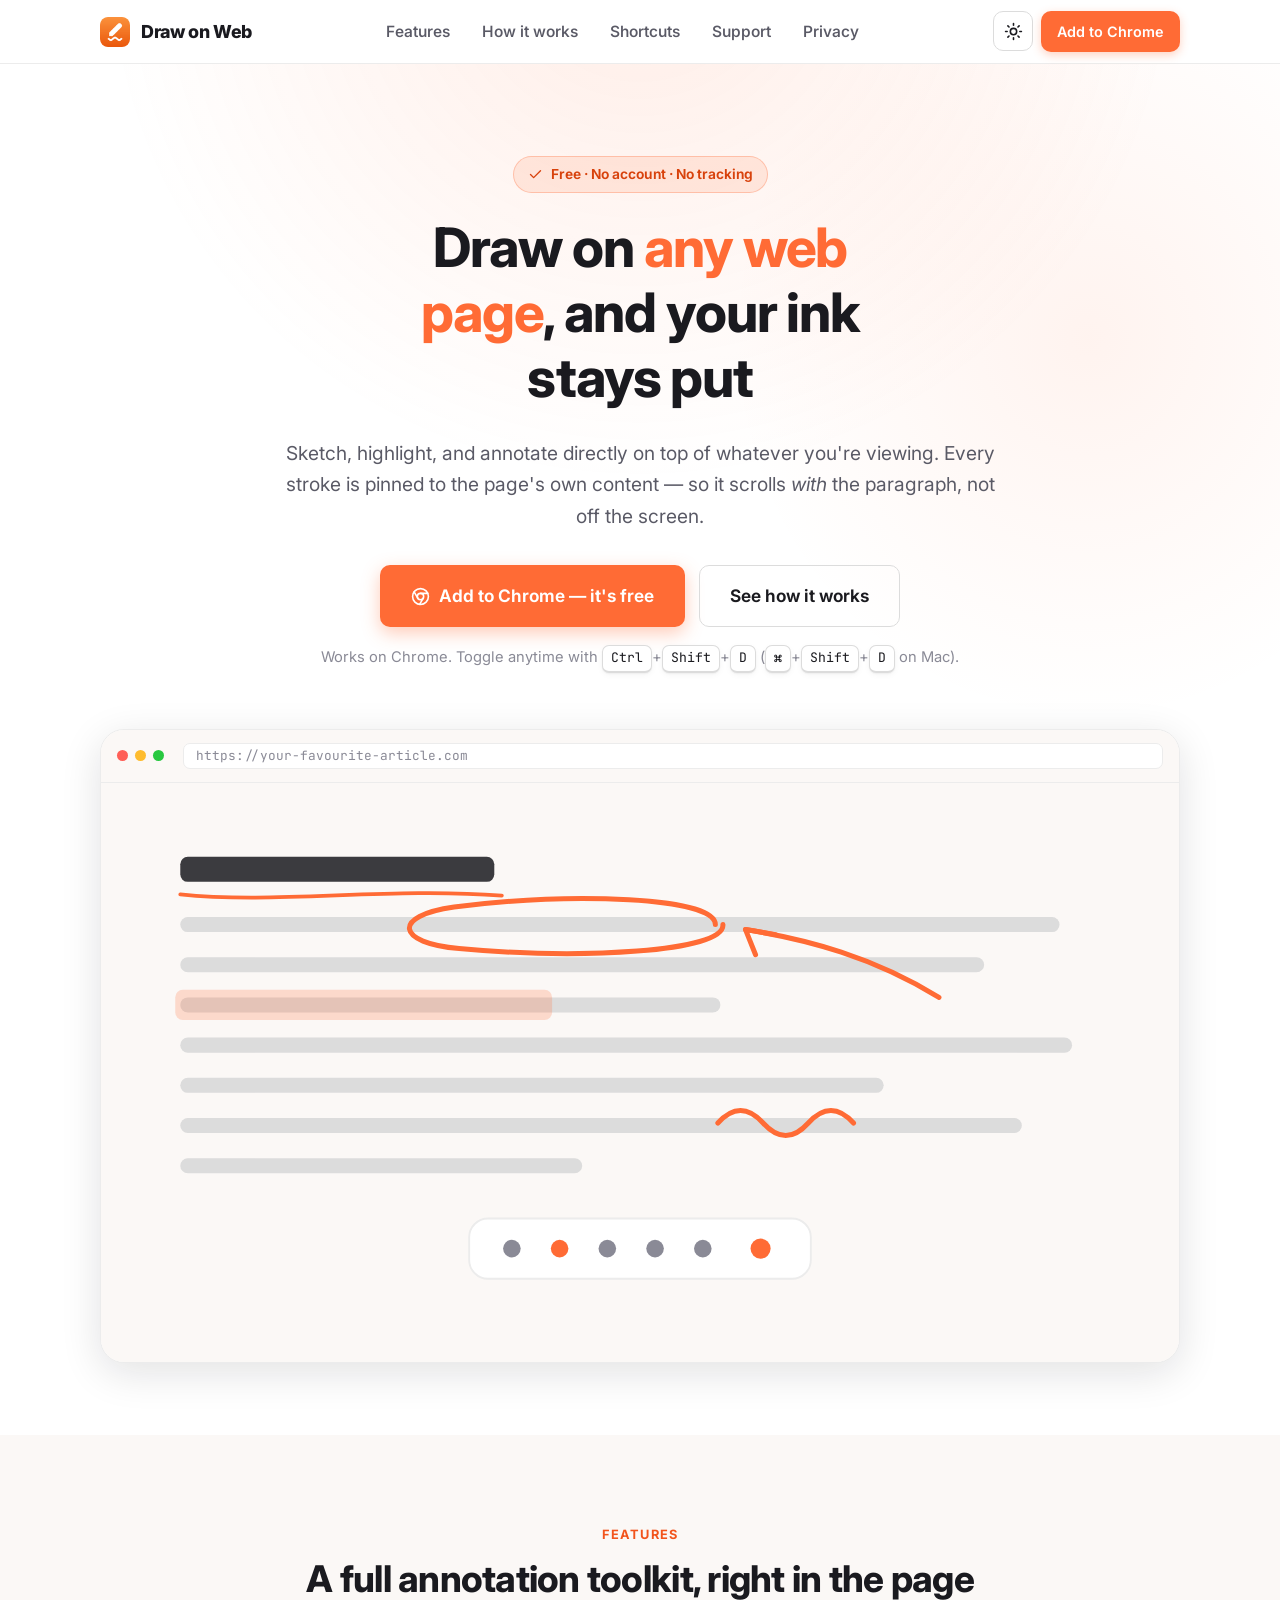
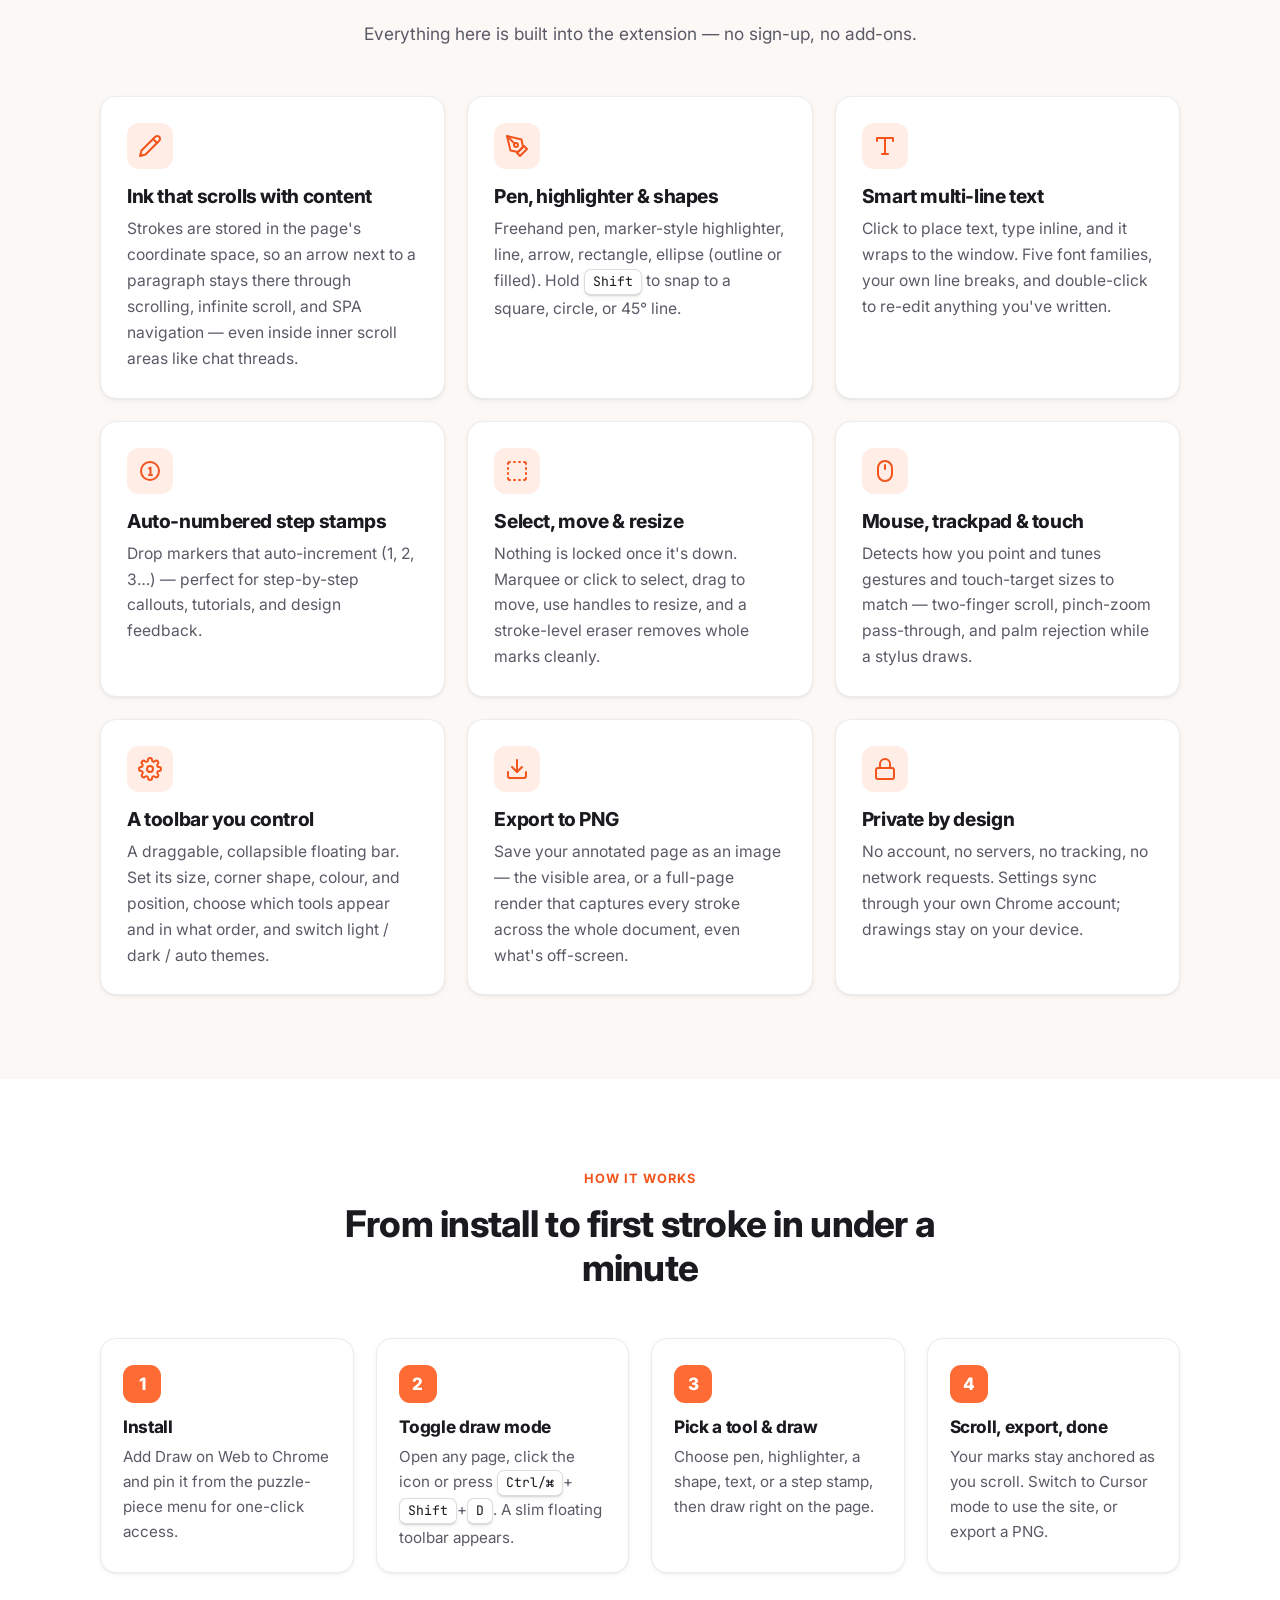
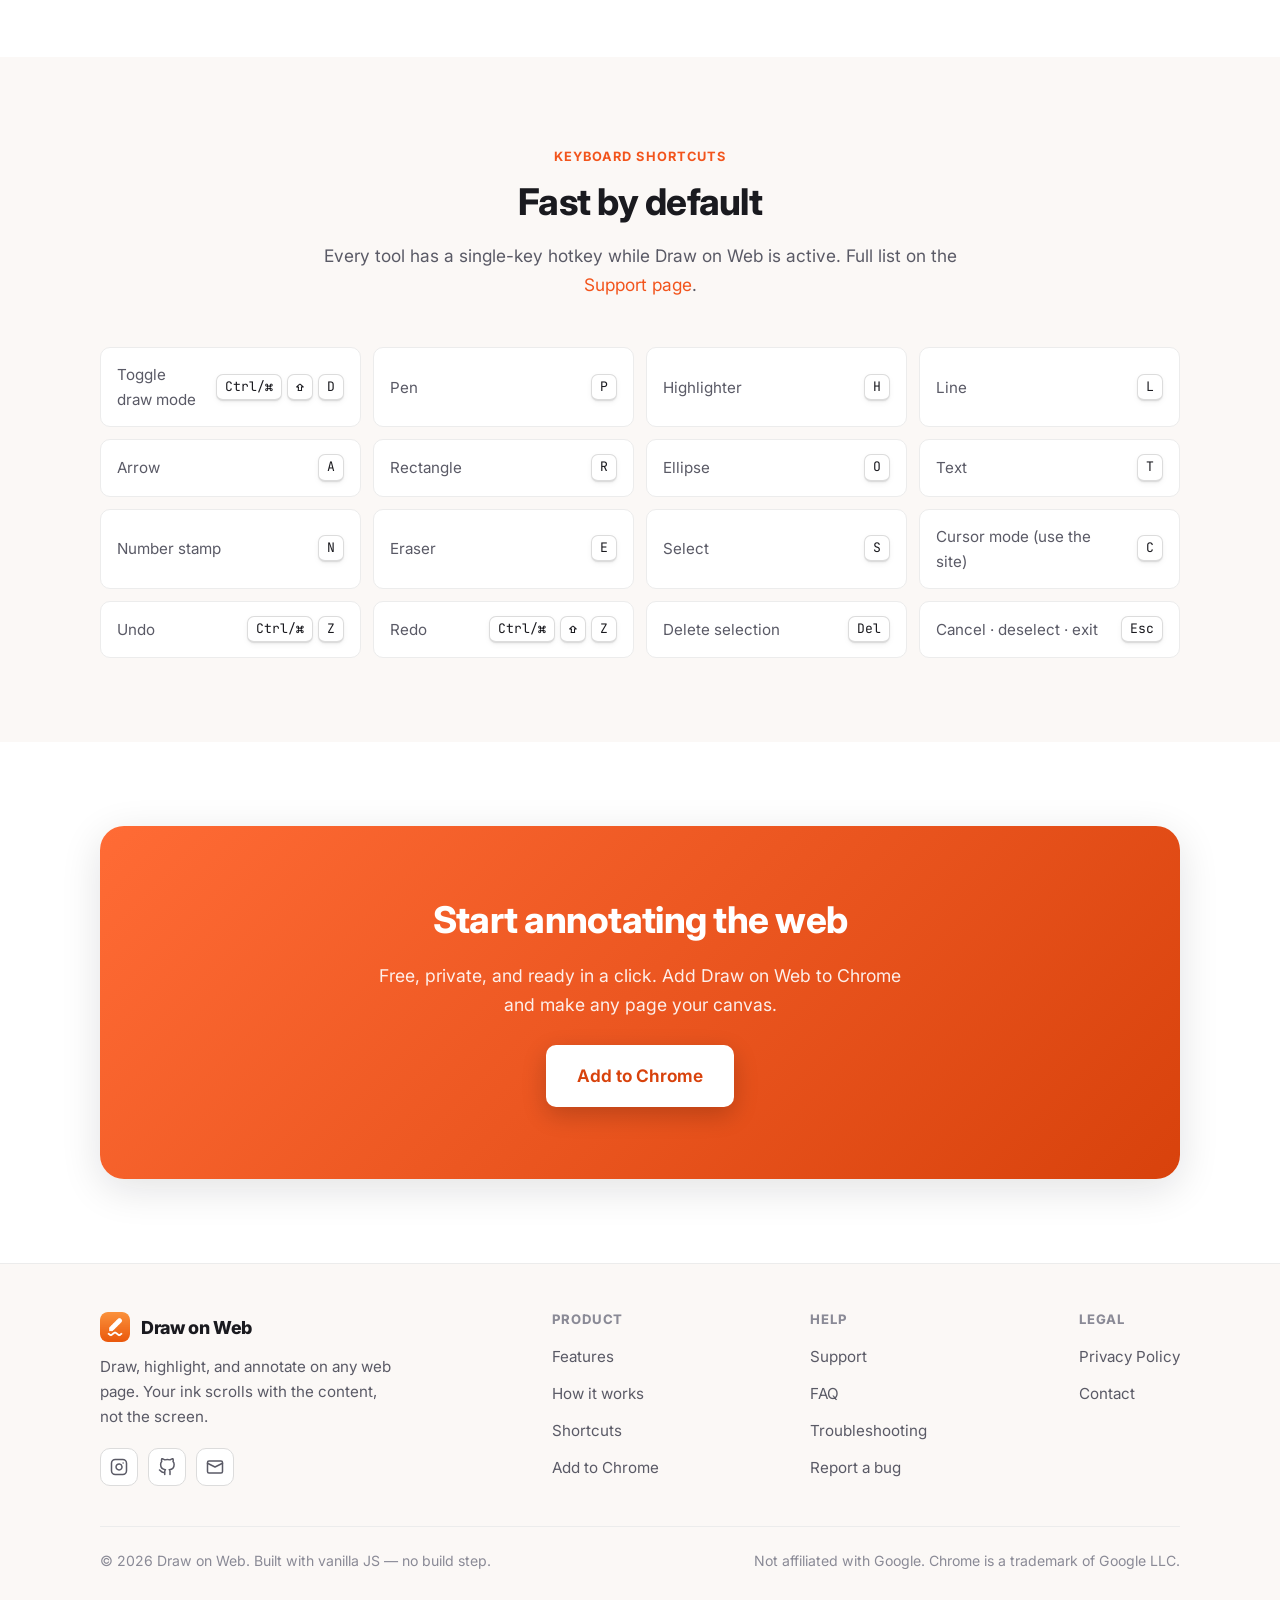
<file: docs/index.html>
<!DOCTYPE html>
<html lang="en" data-theme="light">
<head>
  <meta charset="UTF-8" />
  <meta name="viewport" content="width=device-width, initial-scale=1.0" />
  <title>Draw on Web — Draw, highlight & annotate on any web page</title>
  <meta name="description" content="Draw on Web is a free Chrome extension to draw, highlight, and annotate on any web page. Your annotations scroll with the page content, not the screen." />
  <meta name="theme-color" content="#ff6b35" />

  <!-- Open Graph / social -->
  <meta property="og:type" content="website" />
  <meta property="og:title" content="Draw on Web — Draw, highlight & annotate on any web page" />
  <meta property="og:description" content="A free Chrome extension to draw, highlight, and annotate on any web page. Your ink scrolls with the content, not the screen." />
  <meta property="og:image" content="assets/icon-128.png" />
  <meta name="twitter:card" content="summary" />
  <meta name="twitter:title" content="Draw on Web" />
  <meta name="twitter:description" content="Draw, highlight & annotate on any web page. Your ink scrolls with the content." />

  <link rel="icon" type="image/png" sizes="32x32" href="assets/icon-32.png" />
  <link rel="icon" type="image/png" sizes="16x16" href="assets/icon-16.png" />
  <link rel="apple-touch-icon" href="assets/icon-128.png" />

  <!-- Fonts (CDN, with system fallback in CSS) -->
  <link rel="preconnect" href="https://fonts.googleapis.com" />
  <link rel="preconnect" href="https://fonts.gstatic.com" crossorigin />
  <link href="https://fonts.googleapis.com/css2?family=Inter:wght@400;500;550;600;650;700;750;800&family=JetBrains+Mono:wght@400;500&display=swap" rel="stylesheet" />

  <link rel="stylesheet" href="styles.css" />
</head>
<body>
  <a class="skip-link" href="#main">Skip to content</a>

  <!-- ===================== NAV ===================== -->
  <header class="nav">
    <div class="container nav-inner">
      <a class="brand" href="index.html">
        <img src="assets/icon-48.png" alt="" />
        Draw on Web
      </a>

      <nav class="nav-links" id="nav-links" aria-label="Primary">
        <a href="index.html#features">Features</a>
        <a href="index.html#how">How it works</a>
        <a href="index.html#shortcuts">Shortcuts</a>
        <a href="support.html">Support</a>
        <a href="privacy.html">Privacy</a>
        <a class="nav-cta" data-store-link href="#">Add to Chrome</a>
      </nav>

      <div class="nav-actions">
        <button class="icon-btn theme-toggle" data-theme-toggle type="button" aria-label="Toggle dark mode" title="Toggle dark mode">
          <svg class="sun" viewBox="0 0 24 24" fill="none" stroke="currentColor" stroke-width="2" stroke-linecap="round" stroke-linejoin="round"><circle cx="12" cy="12" r="4"/><path d="M12 2v2M12 20v2M4.93 4.93l1.41 1.41M17.66 17.66l1.41 1.41M2 12h2M20 12h2M6.34 17.66l-1.41 1.41M19.07 4.93l-1.41 1.41"/></svg>
          <svg class="moon" viewBox="0 0 24 24" fill="none" stroke="currentColor" stroke-width="2" stroke-linecap="round" stroke-linejoin="round"><path d="M12 3a6 6 0 0 0 9 9 9 9 0 1 1-9-9Z"/></svg>
        </button>
        <a class="btn btn-primary nav-cta nav-cta-desktop" data-store-link href="#">Add to Chrome</a>
        <button class="icon-btn menu-toggle" data-menu-toggle type="button" aria-label="Open menu" aria-expanded="false" aria-controls="nav-links">
          <svg viewBox="0 0 24 24" fill="none" stroke="currentColor" stroke-width="2" stroke-linecap="round" stroke-linejoin="round"><line x1="3" y1="6" x2="21" y2="6"/><line x1="3" y1="12" x2="21" y2="12"/><line x1="3" y1="18" x2="21" y2="18"/></svg>
        </button>
      </div>
    </div>
  </header>

  <main id="main">
    <!-- ===================== HERO ===================== -->
    <section class="hero">
      <div class="container">
        <span class="pill">
          <svg viewBox="0 0 24 24" fill="none" stroke="currentColor" stroke-width="2.2" stroke-linecap="round" stroke-linejoin="round" width="15" height="15"><path d="M20 6 9 17l-5-5"/></svg>
          Free · No account · No tracking
        </span>
        <h1>Draw on <span class="grad">any web page</span>, and your ink stays put</h1>
        <p class="hero-sub">
          Sketch, highlight, and annotate directly on top of whatever you're viewing. Every stroke is pinned to the page's own content — so it scrolls <em>with</em> the paragraph, not off the screen.
        </p>
        <div class="hero-cta">
          <a class="btn btn-primary btn-lg" data-store-link href="#">
            <svg viewBox="0 0 24 24" fill="none" stroke="currentColor" stroke-width="2" stroke-linecap="round" stroke-linejoin="round"><circle cx="12" cy="12" r="10"/><circle cx="12" cy="12" r="4"/><line x1="21.17" y1="8" x2="12" y2="8"/><line x1="3.95" y1="6.06" x2="8.54" y2="14"/><line x1="10.88" y1="21.94" x2="15.46" y2="14"/></svg>
            Add to Chrome — it's free
          </a>
          <a class="btn btn-ghost btn-lg" href="support.html">See how it works</a>
        </div>
        <p class="hero-note">Works on Chrome. Toggle anytime with <kbd>Ctrl</kbd>+<kbd>Shift</kbd>+<kbd>D</kbd> (<kbd>⌘</kbd>+<kbd>Shift</kbd>+<kbd>D</kbd> on Mac).</p>

        <!-- Hero visual: a faux browser with a pure-SVG "annotated page" demo (theme-aware, no image needed) -->
        <div class="mock reveal">
          <div class="mock-bar">
            <span class="dot"></span><span class="dot"></span><span class="dot"></span>
            <span class="url">https://your-favourite-article.com</span>
          </div>
          <div class="hero-art">
            <svg viewBox="0 0 820 420" role="img" aria-label="Illustration of a web page with hand-drawn annotations and the Draw on Web toolbar">
              <!-- article text -->
              <rect class="ink-strong" x="44" y="38" width="250" height="20" rx="6"/>
              <rect class="ink-line" x="44" y="86" width="700" height="12" rx="6"/>
              <rect class="ink-line" x="44" y="118" width="640" height="12" rx="6"/>
              <rect class="ink-line" x="44" y="150" width="430" height="12" rx="6"/>
              <rect class="ink-line" x="44" y="182" width="710" height="12" rx="6"/>
              <rect class="ink-line" x="44" y="214" width="560" height="12" rx="6"/>
              <rect class="ink-line" x="44" y="246" width="670" height="12" rx="6"/>
              <rect class="ink-line" x="44" y="278" width="320" height="12" rx="6"/>
              <!-- highlighter swipe -->
              <rect class="ink-hi" x="40" y="144" width="300" height="24" rx="6"/>
              <!-- underline under the title -->
              <path class="ink-stroke thin" d="M44 68 C 120 76, 210 62, 300 69"/>
              <!-- hand-drawn circle around a phrase -->
              <path class="ink-stroke" d="M470 92 C 470 70, 356 66, 262 78 C 212 85, 216 107, 266 111 C 362 120, 478 114, 476 92"/>
              <!-- arrow pointing at the circle -->
              <path class="ink-stroke" d="M648 150 C 596 118, 544 104, 494 96"/>
              <path class="ink-stroke" d="M494 96 l 24 4 M494 96 l 8 20"/>
              <!-- freehand pen squiggle -->
              <path class="ink-stroke" d="M472 250 q 18 -20 36 0 t 36 0 t 36 0"/>
              <!-- floating toolbar -->
              <rect class="ink-bar" x="274" y="326" width="272" height="48" rx="15"/>
              <circle class="ink-dot" cx="308" cy="350" r="7"/>
              <circle class="ink-dot active" cx="346" cy="350" r="7"/>
              <circle class="ink-dot" cx="384" cy="350" r="7"/>
              <circle class="ink-dot" cx="422" cy="350" r="7"/>
              <circle class="ink-dot" cx="460" cy="350" r="7"/>
              <circle class="ink-color" cx="506" cy="350" r="8"/>
            </svg>
          </div>
        </div>
      </div>
    </section>

    <!-- ===================== FEATURES ===================== -->
    <section class="section section-alt" id="features">
      <div class="container">
        <div class="section-head reveal">
          <span class="eyebrow">Features</span>
          <h2>A full annotation toolkit, right in the page</h2>
          <p>Everything here is built into the extension — no sign-up, no add-ons.</p>
        </div>

        <div class="grid grid-3">
          <article class="card reveal">
            <div class="feature-ico"><svg viewBox="0 0 24 24" fill="none" stroke="currentColor" stroke-width="2" stroke-linecap="round" stroke-linejoin="round"><path d="M17 3a2.85 2.83 0 1 1 4 4L7.5 20.5 2 22l1.5-5.5Z"/><path d="m15 5 4 4"/></svg></div>
            <h3>Ink that scrolls with content</h3>
            <p>Strokes are stored in the page's coordinate space, so an arrow next to a paragraph stays there through scrolling, infinite scroll, and SPA navigation — even inside inner scroll areas like chat threads.</p>
          </article>

          <article class="card reveal">
            <div class="feature-ico"><svg viewBox="0 0 24 24" fill="none" stroke="currentColor" stroke-width="2" stroke-linecap="round" stroke-linejoin="round"><path d="M12 19l7-7 3 3-7 7-3-3z"/><path d="M18 13l-1.5-7.5L2 2l3.5 14.5L13 18l5-5z"/><path d="M2 2l7.586 7.586"/><circle cx="11" cy="11" r="2"/></svg></div>
            <h3>Pen, highlighter &amp; shapes</h3>
            <p>Freehand pen, marker-style highlighter, line, arrow, rectangle, ellipse (outline or filled). Hold <kbd>Shift</kbd> to snap to a square, circle, or 45° line.</p>
          </article>

          <article class="card reveal">
            <div class="feature-ico"><svg viewBox="0 0 24 24" fill="none" stroke="currentColor" stroke-width="2" stroke-linecap="round" stroke-linejoin="round"><path d="M4 7V4h16v3"/><path d="M9 20h6"/><path d="M12 4v16"/></svg></div>
            <h3>Smart multi-line text</h3>
            <p>Click to place text, type inline, and it wraps to the window. Five font families, your own line breaks, and double-click to re-edit anything you've written.</p>
          </article>

          <article class="card reveal">
            <div class="feature-ico"><svg viewBox="0 0 24 24" fill="none" stroke="currentColor" stroke-width="2" stroke-linecap="round" stroke-linejoin="round"><circle cx="12" cy="12" r="9"/><path d="M11 9.5 12.5 8.5V16"/><path d="M11 16h3"/></svg></div>
            <h3>Auto-numbered step stamps</h3>
            <p>Drop markers that auto-increment (1, 2, 3…) — perfect for step-by-step callouts, tutorials, and design feedback.</p>
          </article>

          <article class="card reveal">
            <div class="feature-ico"><svg viewBox="0 0 24 24" fill="none" stroke="currentColor" stroke-width="2" stroke-linecap="round" stroke-linejoin="round"><path d="M5 3a2 2 0 0 0-2 2"/><path d="M19 3a2 2 0 0 1 2 2"/><path d="M21 19a2 2 0 0 1-2 2"/><path d="M5 21a2 2 0 0 1-2-2"/><path d="M9 3h1M14 3h1M9 21h1M14 21h1M3 9v1M21 9v1M3 14v1M21 14v1"/></svg></div>
            <h3>Select, move &amp; resize</h3>
            <p>Nothing is locked once it's down. Marquee or click to select, drag to move, use handles to resize, and a stroke-level eraser removes whole marks cleanly.</p>
          </article>

          <article class="card reveal">
            <div class="feature-ico"><svg viewBox="0 0 24 24" fill="none" stroke="currentColor" stroke-width="2" stroke-linecap="round" stroke-linejoin="round"><rect x="5" y="2" width="14" height="20" rx="7"/><path d="M12 6v4"/></svg></div>
            <h3>Mouse, trackpad &amp; touch</h3>
            <p>Detects how you point and tunes gestures and touch-target sizes to match — two-finger scroll, pinch-zoom pass-through, and palm rejection while a stylus draws.</p>
          </article>

          <article class="card reveal">
            <div class="feature-ico"><svg viewBox="0 0 24 24" fill="none" stroke="currentColor" stroke-width="2" stroke-linecap="round" stroke-linejoin="round"><circle cx="12" cy="12" r="3"/><path d="M19.4 15a1.65 1.65 0 0 0 .33 1.82l.06.06a2 2 0 1 1-2.83 2.83l-.06-.06a1.65 1.65 0 0 0-1.82-.33 1.65 1.65 0 0 0-1 1.51V21a2 2 0 0 1-4 0v-.09A1.65 1.65 0 0 0 9 19.4a1.65 1.65 0 0 0-1.82.33l-.06.06a2 2 0 1 1-2.83-2.83l.06-.06a1.65 1.65 0 0 0 .33-1.82 1.65 1.65 0 0 0-1.51-1H3a2 2 0 0 1 0-4h.09A1.65 1.65 0 0 0 4.6 9a1.65 1.65 0 0 0-.33-1.82l-.06-.06a2 2 0 1 1 2.83-2.83l.06.06a1.65 1.65 0 0 0 1.82.33H9a1.65 1.65 0 0 0 1-1.51V3a2 2 0 0 1 4 0v.09a1.65 1.65 0 0 0 1 1.51 1.65 1.65 0 0 0 1.82-.33l.06-.06a2 2 0 1 1 2.83 2.83l-.06.06a1.65 1.65 0 0 0-.33 1.82V9a1.65 1.65 0 0 0 1.51 1H21a2 2 0 0 1 0 4h-.09a1.65 1.65 0 0 0-1.51 1z"/></svg></div>
            <h3>A toolbar you control</h3>
            <p>A draggable, collapsible floating bar. Set its size, corner shape, colour, and position, choose which tools appear and in what order, and switch light / dark / auto themes.</p>
          </article>

          <article class="card reveal">
            <div class="feature-ico"><svg viewBox="0 0 24 24" fill="none" stroke="currentColor" stroke-width="2" stroke-linecap="round" stroke-linejoin="round"><path d="M21 15v4a2 2 0 0 1-2 2H5a2 2 0 0 1-2-2v-4"/><polyline points="7 10 12 15 17 10"/><line x1="12" y1="15" x2="12" y2="3"/></svg></div>
            <h3>Export to PNG</h3>
            <p>Save your annotated page as an image — the visible area, or a full-page render that captures every stroke across the whole document, even what's off-screen.</p>
          </article>

          <article class="card reveal">
            <div class="feature-ico"><svg viewBox="0 0 24 24" fill="none" stroke="currentColor" stroke-width="2" stroke-linecap="round" stroke-linejoin="round"><rect x="3" y="11" width="18" height="11" rx="2"/><path d="M7 11V7a5 5 0 0 1 10 0v4"/></svg></div>
            <h3>Private by design</h3>
            <p>No account, no servers, no tracking, no network requests. Settings sync through your own Chrome account; drawings stay on your device.</p>
          </article>
        </div>
      </div>
    </section>

    <!-- ===================== HOW IT WORKS ===================== -->
    <section class="section" id="how">
      <div class="container">
        <div class="section-head reveal">
          <span class="eyebrow">How it works</span>
          <h2>From install to first stroke in under a minute</h2>
        </div>

        <div class="steps">
          <div class="step reveal">
            <span class="num">1</span>
            <h3>Install</h3>
            <p>Add Draw on Web to Chrome and pin it from the puzzle-piece menu for one-click access.</p>
          </div>
          <div class="step reveal">
            <span class="num">2</span>
            <h3>Toggle draw mode</h3>
            <p>Open any page, click the icon or press <kbd>Ctrl/⌘</kbd>+<kbd>Shift</kbd>+<kbd>D</kbd>. A slim floating toolbar appears.</p>
          </div>
          <div class="step reveal">
            <span class="num">3</span>
            <h3>Pick a tool &amp; draw</h3>
            <p>Choose pen, highlighter, a shape, text, or a step stamp, then draw right on the page.</p>
          </div>
          <div class="step reveal">
            <span class="num">4</span>
            <h3>Scroll, export, done</h3>
            <p>Your marks stay anchored as you scroll. Switch to Cursor mode to use the site, or export a PNG.</p>
          </div>
        </div>
      </div>
    </section>

    <!-- ===================== SHORTCUTS ===================== -->
    <section class="section section-alt" id="shortcuts">
      <div class="container">
        <div class="section-head reveal">
          <span class="eyebrow">Keyboard shortcuts</span>
          <h2>Fast by default</h2>
          <p>Every tool has a single-key hotkey while Draw on Web is active. Full list on the <a href="support.html#shortcuts">Support page</a>.</p>
        </div>

        <div class="keys reveal">
          <div class="key-row"><span>Toggle draw mode</span><span class="combo"><kbd>Ctrl/⌘</kbd><kbd>⇧</kbd><kbd>D</kbd></span></div>
          <div class="key-row"><span>Pen</span><span class="combo"><kbd>P</kbd></span></div>
          <div class="key-row"><span>Highlighter</span><span class="combo"><kbd>H</kbd></span></div>
          <div class="key-row"><span>Line</span><span class="combo"><kbd>L</kbd></span></div>
          <div class="key-row"><span>Arrow</span><span class="combo"><kbd>A</kbd></span></div>
          <div class="key-row"><span>Rectangle</span><span class="combo"><kbd>R</kbd></span></div>
          <div class="key-row"><span>Ellipse</span><span class="combo"><kbd>O</kbd></span></div>
          <div class="key-row"><span>Text</span><span class="combo"><kbd>T</kbd></span></div>
          <div class="key-row"><span>Number stamp</span><span class="combo"><kbd>N</kbd></span></div>
          <div class="key-row"><span>Eraser</span><span class="combo"><kbd>E</kbd></span></div>
          <div class="key-row"><span>Select</span><span class="combo"><kbd>S</kbd></span></div>
          <div class="key-row"><span>Cursor mode (use the site)</span><span class="combo"><kbd>C</kbd></span></div>
          <div class="key-row"><span>Undo</span><span class="combo"><kbd>Ctrl/⌘</kbd><kbd>Z</kbd></span></div>
          <div class="key-row"><span>Redo</span><span class="combo"><kbd>Ctrl/⌘</kbd><kbd>⇧</kbd><kbd>Z</kbd></span></div>
          <div class="key-row"><span>Delete selection</span><span class="combo"><kbd>Del</kbd></span></div>
          <div class="key-row"><span>Cancel · deselect · exit</span><span class="combo"><kbd>Esc</kbd></span></div>
        </div>
      </div>
    </section>

    <!-- ===================== CTA ===================== -->
    <section class="section">
      <div class="container">
        <div class="cta-band reveal">
          <h2>Start annotating the web</h2>
          <p>Free, private, and ready in a click. Add Draw on Web to Chrome and make any page your canvas.</p>
          <a class="btn btn-primary btn-lg" data-store-link href="#">Add to Chrome</a>
        </div>
      </div>
    </section>
  </main>

  <!-- ===================== FOOTER ===================== -->
  <footer class="footer">
    <div class="container">
      <div class="footer-inner">
        <div>
          <a class="brand" href="index.html"><img src="assets/icon-48.png" alt="" /> Draw on Web</a>
          <p class="footer-about">Draw, highlight, and annotate on any web page. Your ink scrolls with the content, not the screen.</p>
          <div class="socials">
            <a class="social" data-instagram-link href="#" aria-label="Instagram">
              <svg viewBox="0 0 24 24" fill="none" stroke="currentColor" stroke-width="2" stroke-linecap="round" stroke-linejoin="round"><rect x="2" y="2" width="20" height="20" rx="5"/><path d="M16 11.37A4 4 0 1 1 12.63 8 4 4 0 0 1 16 11.37z"/><line x1="17.5" y1="6.5" x2="17.51" y2="6.5"/></svg>
            </a>
            <a class="social" data-repo-link href="#" aria-label="GitHub">
              <svg viewBox="0 0 24 24" fill="none" stroke="currentColor" stroke-width="2" stroke-linecap="round" stroke-linejoin="round"><path d="M9 19c-5 1.5-5-2.5-7-3m14 6v-3.87a3.37 3.37 0 0 0-.94-2.61c3.14-.35 6.44-1.54 6.44-7A5.44 5.44 0 0 0 20 4.77 5.07 5.07 0 0 0 19.91 1S18.73.65 16 2.48a13.38 13.38 0 0 0-7 0C6.27.65 5.09 1 5.09 1A5.07 5.07 0 0 0 5 4.77a5.44 5.44 0 0 0-1.5 3.78c0 5.42 3.3 6.61 6.44 7A3.37 3.37 0 0 0 9 18.13V22"/></svg>
            </a>
            <a class="social" data-email-link href="#" aria-label="Email">
              <svg viewBox="0 0 24 24" fill="none" stroke="currentColor" stroke-width="2" stroke-linecap="round" stroke-linejoin="round"><rect x="2" y="4" width="20" height="16" rx="2"/><path d="m22 7-10 5L2 7"/></svg>
            </a>
          </div>
        </div>
        <div class="footer-col">
          <h4>Product</h4>
          <ul>
            <li><a href="index.html#features">Features</a></li>
            <li><a href="index.html#how">How it works</a></li>
            <li><a href="index.html#shortcuts">Shortcuts</a></li>
            <li><a data-store-link href="#">Add to Chrome</a></li>
          </ul>
        </div>
        <div class="footer-col">
          <h4>Help</h4>
          <ul>
            <li><a href="support.html">Support</a></li>
            <li><a href="support.html#faq">FAQ</a></li>
            <li><a href="support.html#troubleshooting">Troubleshooting</a></li>
            <li><a data-issues-link href="#">Report a bug</a></li>
          </ul>
        </div>
        <div class="footer-col">
          <h4>Legal</h4>
          <ul>
            <li><a href="privacy.html">Privacy Policy</a></li>
            <li><a data-email-link href="#">Contact</a></li>
          </ul>
        </div>
      </div>
      <div class="footer-bottom">
        <span>© <span data-year>2026</span> Draw on Web. Built with vanilla JS — no build step.</span>
        <span>Not affiliated with Google. Chrome is a trademark of Google LLC.</span>
      </div>
    </div>
  </footer>

  <script src="script.js"></script>
</body>
</html>
</file>
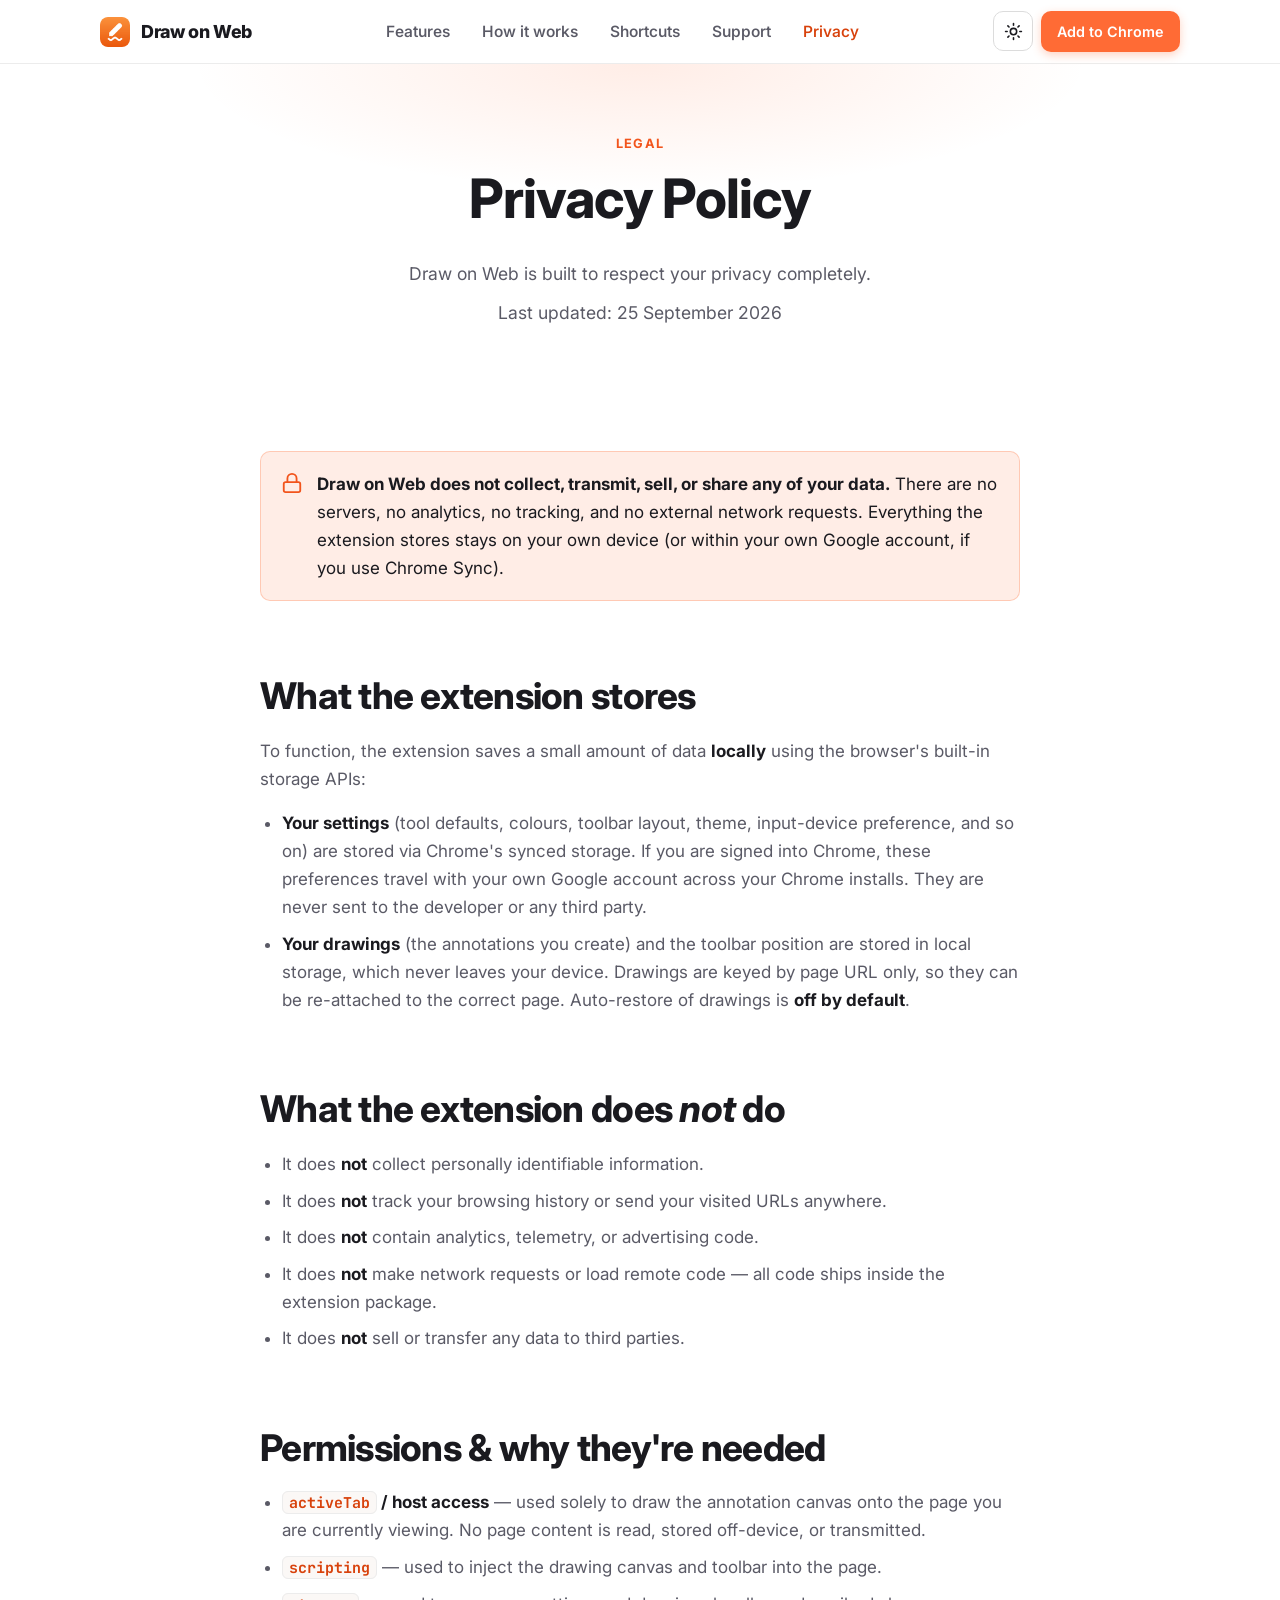
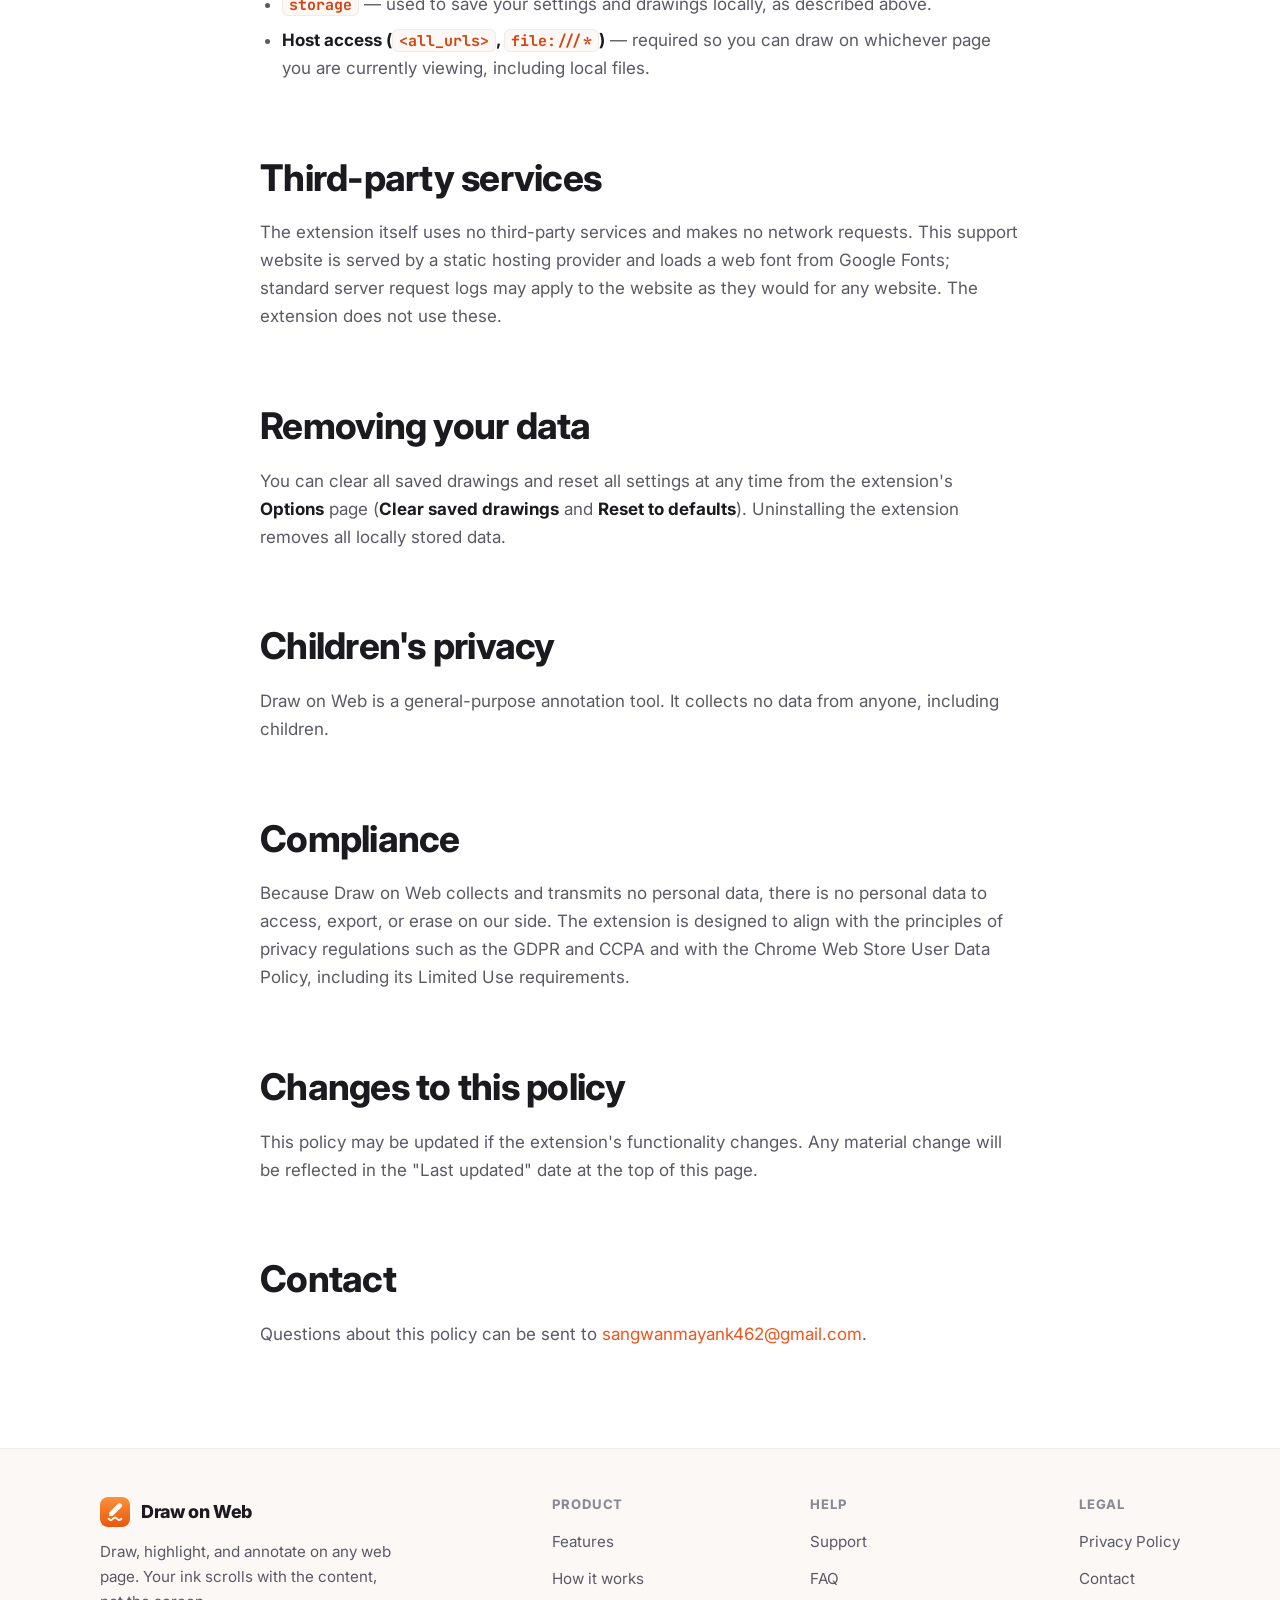
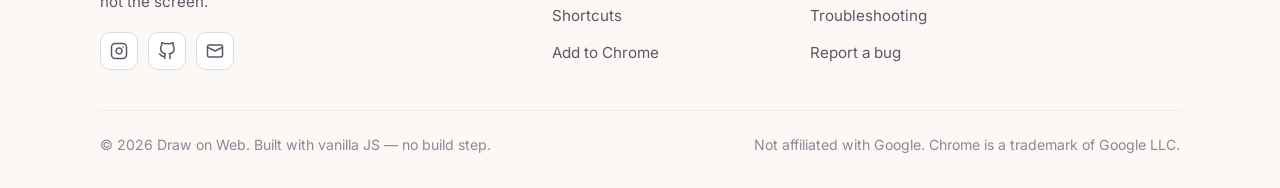
<file: docs/privacy.html>
<!DOCTYPE html>
<html lang="en" data-theme="light">
<head>
  <meta charset="UTF-8" />
  <meta name="viewport" content="width=device-width, initial-scale=1.0" />
  <title>Privacy Policy — Draw on Web</title>
  <meta name="description" content="Draw on Web collects no personal data. This privacy policy explains what is stored locally on your device and what the extension never does." />
  <meta name="theme-color" content="#ff6b35" />

  <meta property="og:type" content="website" />
  <meta property="og:title" content="Privacy Policy — Draw on Web" />
  <meta property="og:description" content="Draw on Web collects no personal data. No servers, no analytics, no tracking." />
  <meta property="og:image" content="assets/icon-128.png" />

  <link rel="icon" type="image/png" sizes="32x32" href="assets/icon-32.png" />
  <link rel="icon" type="image/png" sizes="16x16" href="assets/icon-16.png" />
  <link rel="apple-touch-icon" href="assets/icon-128.png" />

  <link rel="preconnect" href="https://fonts.googleapis.com" />
  <link rel="preconnect" href="https://fonts.gstatic.com" crossorigin />
  <link href="https://fonts.googleapis.com/css2?family=Inter:wght@400;500;550;600;650;700;750;800&family=JetBrains+Mono:wght@400;500&display=swap" rel="stylesheet" />

  <link rel="stylesheet" href="styles.css" />
</head>
<body>
  <a class="skip-link" href="#main">Skip to content</a>

  <!-- ===================== NAV ===================== -->
  <header class="nav">
    <div class="container nav-inner">
      <a class="brand" href="index.html">
        <img src="assets/icon-48.png" alt="" />
        Draw on Web
      </a>

      <nav class="nav-links" id="nav-links" aria-label="Primary">
        <a href="index.html#features">Features</a>
        <a href="index.html#how">How it works</a>
        <a href="index.html#shortcuts">Shortcuts</a>
        <a href="support.html">Support</a>
        <a href="privacy.html" class="active">Privacy</a>
        <a class="nav-cta" data-store-link href="#">Add to Chrome</a>
      </nav>

      <div class="nav-actions">
        <button class="icon-btn theme-toggle" data-theme-toggle type="button" aria-label="Toggle dark mode" title="Toggle dark mode">
          <svg class="sun" viewBox="0 0 24 24" fill="none" stroke="currentColor" stroke-width="2" stroke-linecap="round" stroke-linejoin="round"><circle cx="12" cy="12" r="4"/><path d="M12 2v2M12 20v2M4.93 4.93l1.41 1.41M17.66 17.66l1.41 1.41M2 12h2M20 12h2M6.34 17.66l-1.41 1.41M19.07 4.93l-1.41 1.41"/></svg>
          <svg class="moon" viewBox="0 0 24 24" fill="none" stroke="currentColor" stroke-width="2" stroke-linecap="round" stroke-linejoin="round"><path d="M12 3a6 6 0 0 0 9 9 9 9 0 1 1-9-9Z"/></svg>
        </button>
        <a class="btn btn-primary nav-cta nav-cta-desktop" data-store-link href="#">Add to Chrome</a>
        <button class="icon-btn menu-toggle" data-menu-toggle type="button" aria-label="Open menu" aria-expanded="false" aria-controls="nav-links">
          <svg viewBox="0 0 24 24" fill="none" stroke="currentColor" stroke-width="2" stroke-linecap="round" stroke-linejoin="round"><line x1="3" y1="6" x2="21" y2="6"/><line x1="3" y1="12" x2="21" y2="12"/><line x1="3" y1="18" x2="21" y2="18"/></svg>
        </button>
      </div>
    </div>
  </header>

  <!-- ===================== HEADER ===================== -->
  <header class="page-header">
    <div class="container">
      <span class="eyebrow">Legal</span>
      <h1>Privacy Policy</h1>
      <p>Draw on Web is built to respect your privacy completely.</p>
      <p class="updated">Last updated: 25 September 2026</p>
    </div>
  </header>

  <main id="main" class="section">
    <div class="container">
      <div class="prose">

        <div class="callout">
          <svg viewBox="0 0 24 24" fill="none" stroke="currentColor" stroke-width="2" stroke-linecap="round" stroke-linejoin="round"><rect x="3" y="11" width="18" height="11" rx="2"/><path d="M7 11V7a5 5 0 0 1 10 0v4"/></svg>
          <p><strong>Draw on Web does not collect, transmit, sell, or share any of your data.</strong> There are no servers, no analytics, no tracking, and no external network requests. Everything the extension stores stays on your own device (or within your own Google account, if you use Chrome Sync).</p>
        </div>

        <h2>What the extension stores</h2>
        <p>To function, the extension saves a small amount of data <strong>locally</strong> using the browser's built-in storage APIs:</p>
        <ul>
          <li><strong>Your settings</strong> (tool defaults, colours, toolbar layout, theme, input-device preference, and so on) are stored via Chrome's synced storage. If you are signed into Chrome, these preferences travel with your own Google account across your Chrome installs. They are never sent to the developer or any third party.</li>
          <li><strong>Your drawings</strong> (the annotations you create) and the toolbar position are stored in local storage, which never leaves your device. Drawings are keyed by page URL only, so they can be re-attached to the correct page. Auto-restore of drawings is <strong>off by default</strong>.</li>
        </ul>

        <h2>What the extension does <em>not</em> do</h2>
        <ul>
          <li>It does <strong>not</strong> collect personally identifiable information.</li>
          <li>It does <strong>not</strong> track your browsing history or send your visited URLs anywhere.</li>
          <li>It does <strong>not</strong> contain analytics, telemetry, or advertising code.</li>
          <li>It does <strong>not</strong> make network requests or load remote code — all code ships inside the extension package.</li>
          <li>It does <strong>not</strong> sell or transfer any data to third parties.</li>
        </ul>

        <h2>Permissions &amp; why they're needed</h2>
        <ul>
          <li><strong><code>activeTab</code> / host access</strong> — used solely to draw the annotation canvas onto the page you are currently viewing. No page content is read, stored off-device, or transmitted.</li>
          <li><strong><code>scripting</code></strong> — used to inject the drawing canvas and toolbar into the page.</li>
          <li><strong><code>storage</code></strong> — used to save your settings and drawings locally, as described above.</li>
          <li><strong>Host access (<code>&lt;all_urls&gt;</code>, <code>file:///*</code>)</strong> — required so you can draw on whichever page you are currently viewing, including local files.</li>
        </ul>

        <h2>Third-party services</h2>
        <p>The extension itself uses no third-party services and makes no network requests. This support website is served by a static hosting provider and loads a web font from Google Fonts; standard server request logs may apply to the website as they would for any website. The extension does not use these.</p>

        <h2>Removing your data</h2>
        <p>You can clear all saved drawings and reset all settings at any time from the extension's <strong>Options</strong> page (<strong>Clear saved drawings</strong> and <strong>Reset to defaults</strong>). Uninstalling the extension removes all locally stored data.</p>

        <h2>Children's privacy</h2>
        <p>Draw on Web is a general-purpose annotation tool. It collects no data from anyone, including children.</p>

        <h2>Compliance</h2>
        <p>Because Draw on Web collects and transmits no personal data, there is no personal data to access, export, or erase on our side. The extension is designed to align with the principles of privacy regulations such as the GDPR and CCPA and with the Chrome Web Store User Data Policy, including its Limited Use requirements.</p>

        <h2>Changes to this policy</h2>
        <p>This policy may be updated if the extension's functionality changes. Any material change will be reflected in the "Last updated" date at the top of this page.</p>

        <h2>Contact</h2>
        <p>Questions about this policy can be sent to <a data-email-link data-email-text href="#">loading…</a>.</p>

      </div>
    </div>
  </main>

  <!-- ===================== FOOTER ===================== -->
  <footer class="footer">
    <div class="container">
      <div class="footer-inner">
        <div>
          <a class="brand" href="index.html"><img src="assets/icon-48.png" alt="" /> Draw on Web</a>
          <p class="footer-about">Draw, highlight, and annotate on any web page. Your ink scrolls with the content, not the screen.</p>
          <div class="socials">
            <a class="social" data-instagram-link href="#" aria-label="Instagram">
              <svg viewBox="0 0 24 24" fill="none" stroke="currentColor" stroke-width="2" stroke-linecap="round" stroke-linejoin="round"><rect x="2" y="2" width="20" height="20" rx="5"/><path d="M16 11.37A4 4 0 1 1 12.63 8 4 4 0 0 1 16 11.37z"/><line x1="17.5" y1="6.5" x2="17.51" y2="6.5"/></svg>
            </a>
            <a class="social" data-repo-link href="#" aria-label="GitHub">
              <svg viewBox="0 0 24 24" fill="none" stroke="currentColor" stroke-width="2" stroke-linecap="round" stroke-linejoin="round"><path d="M9 19c-5 1.5-5-2.5-7-3m14 6v-3.87a3.37 3.37 0 0 0-.94-2.61c3.14-.35 6.44-1.54 6.44-7A5.44 5.44 0 0 0 20 4.77 5.07 5.07 0 0 0 19.91 1S18.73.65 16 2.48a13.38 13.38 0 0 0-7 0C6.27.65 5.09 1 5.09 1A5.07 5.07 0 0 0 5 4.77a5.44 5.44 0 0 0-1.5 3.78c0 5.42 3.3 6.61 6.44 7A3.37 3.37 0 0 0 9 18.13V22"/></svg>
            </a>
            <a class="social" data-email-link href="#" aria-label="Email">
              <svg viewBox="0 0 24 24" fill="none" stroke="currentColor" stroke-width="2" stroke-linecap="round" stroke-linejoin="round"><rect x="2" y="4" width="20" height="16" rx="2"/><path d="m22 7-10 5L2 7"/></svg>
            </a>
          </div>
        </div>
        <div class="footer-col">
          <h4>Product</h4>
          <ul>
            <li><a href="index.html#features">Features</a></li>
            <li><a href="index.html#how">How it works</a></li>
            <li><a href="index.html#shortcuts">Shortcuts</a></li>
            <li><a data-store-link href="#">Add to Chrome</a></li>
          </ul>
        </div>
        <div class="footer-col">
          <h4>Help</h4>
          <ul>
            <li><a href="support.html">Support</a></li>
            <li><a href="support.html#faq">FAQ</a></li>
            <li><a href="support.html#troubleshooting">Troubleshooting</a></li>
            <li><a data-issues-link href="#">Report a bug</a></li>
          </ul>
        </div>
        <div class="footer-col">
          <h4>Legal</h4>
          <ul>
            <li><a href="privacy.html">Privacy Policy</a></li>
            <li><a data-email-link href="#">Contact</a></li>
          </ul>
        </div>
      </div>
      <div class="footer-bottom">
        <span>© <span data-year>2026</span> Draw on Web. Built with vanilla JS — no build step.</span>
        <span>Not affiliated with Google. Chrome is a trademark of Google LLC.</span>
      </div>
    </div>
  </footer>

  <script src="script.js"></script>
</body>
</html>
</file>
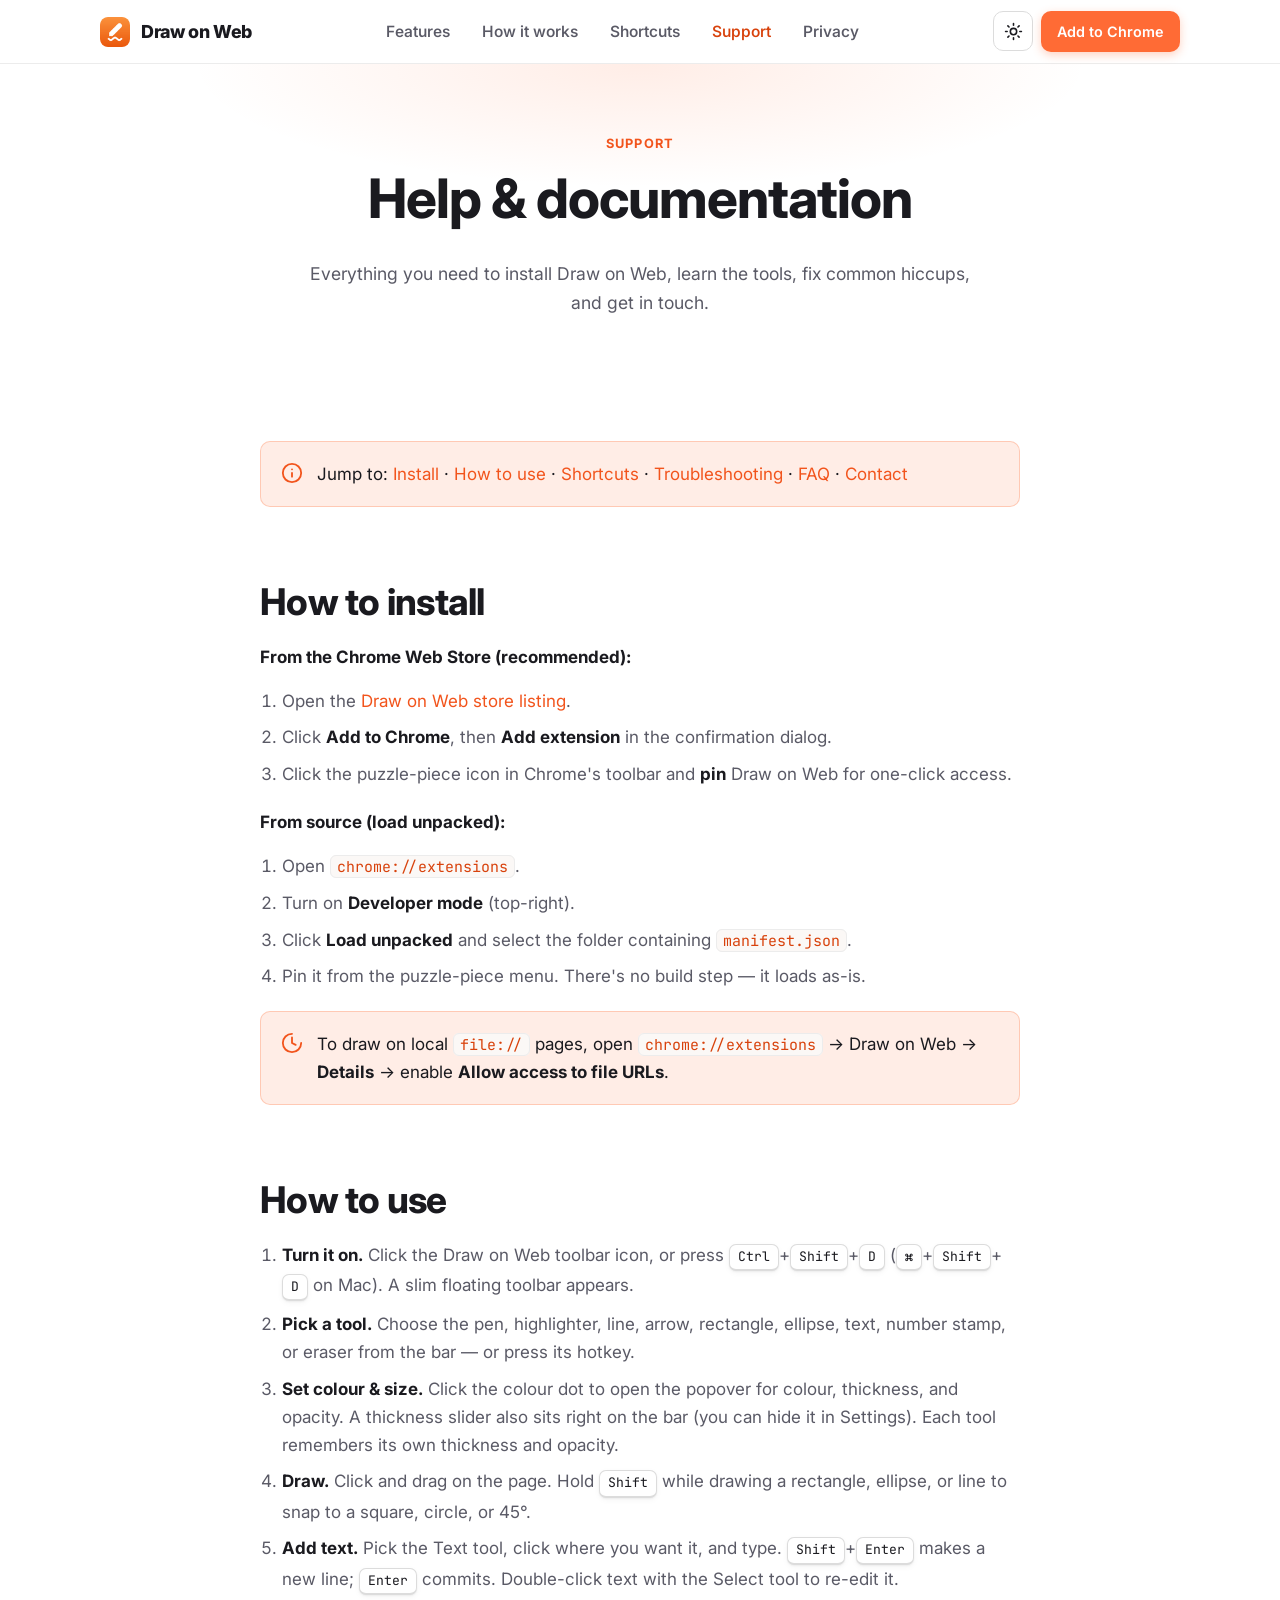
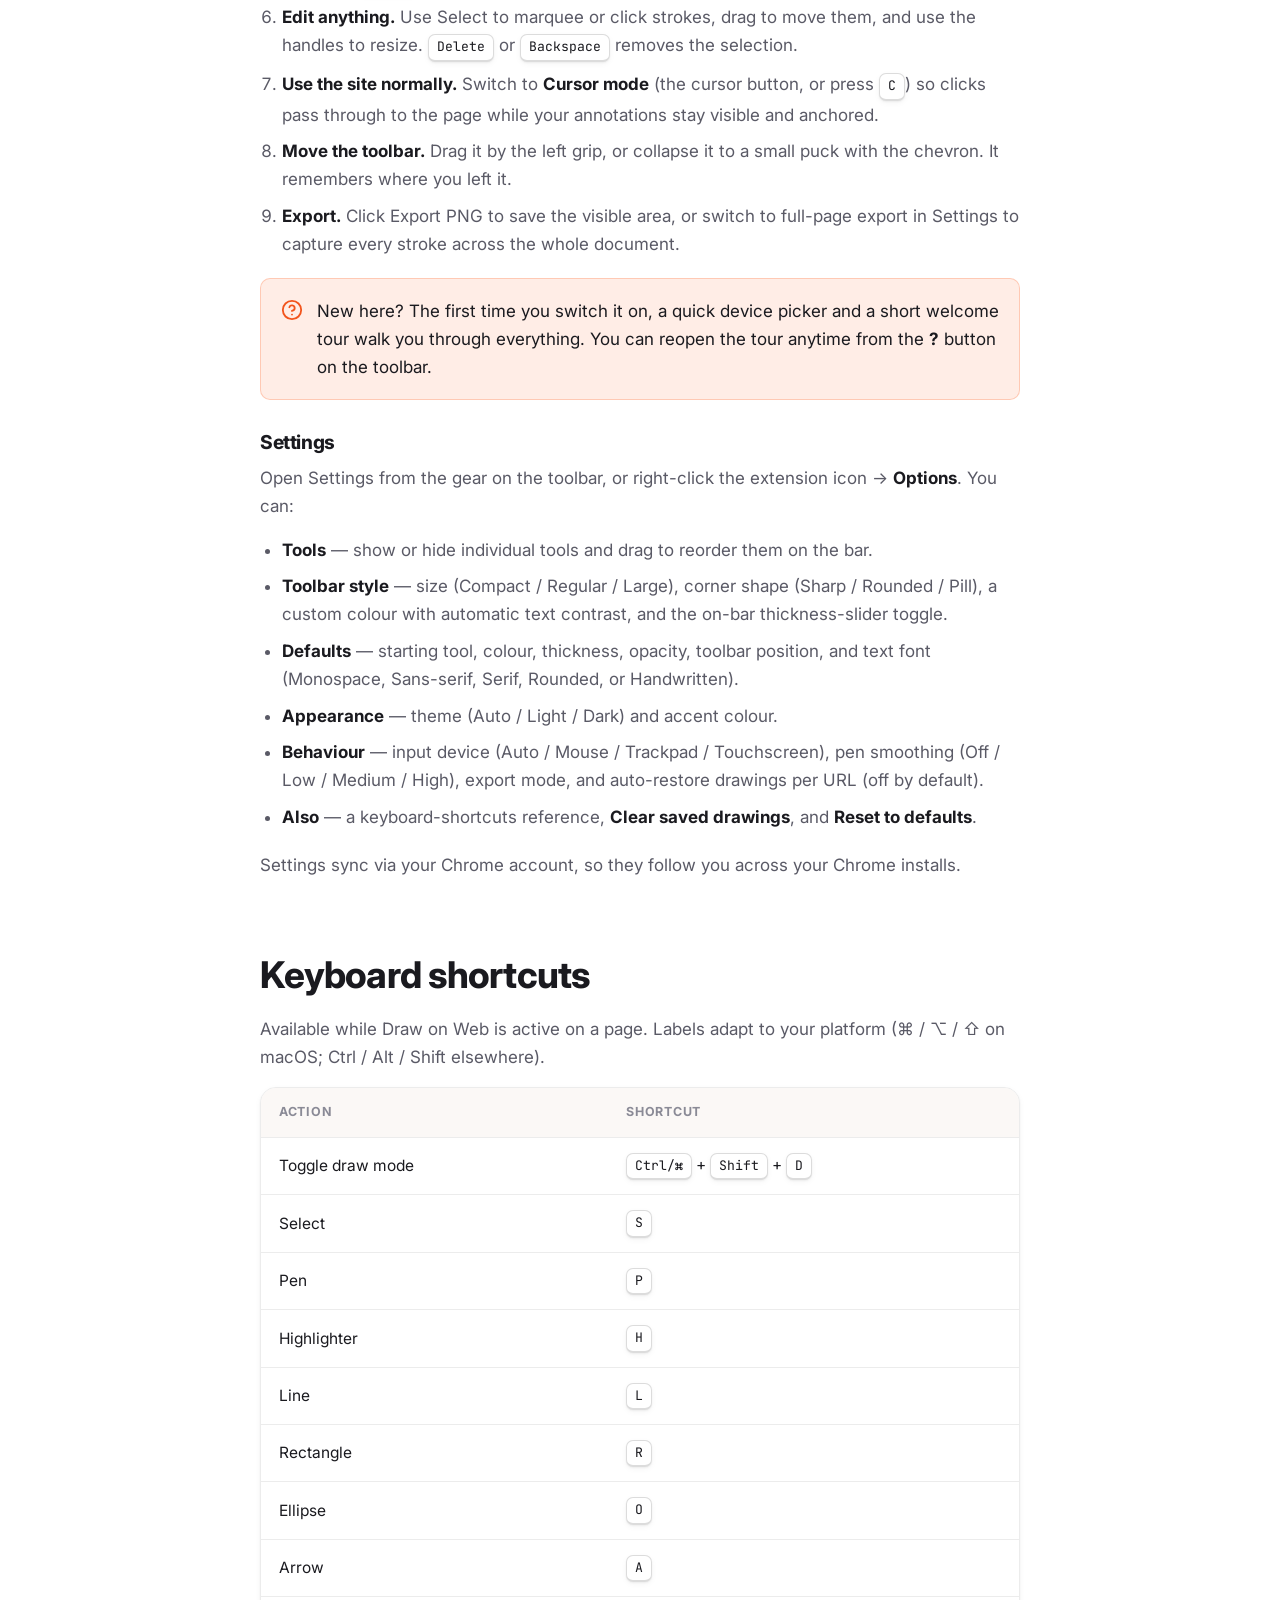
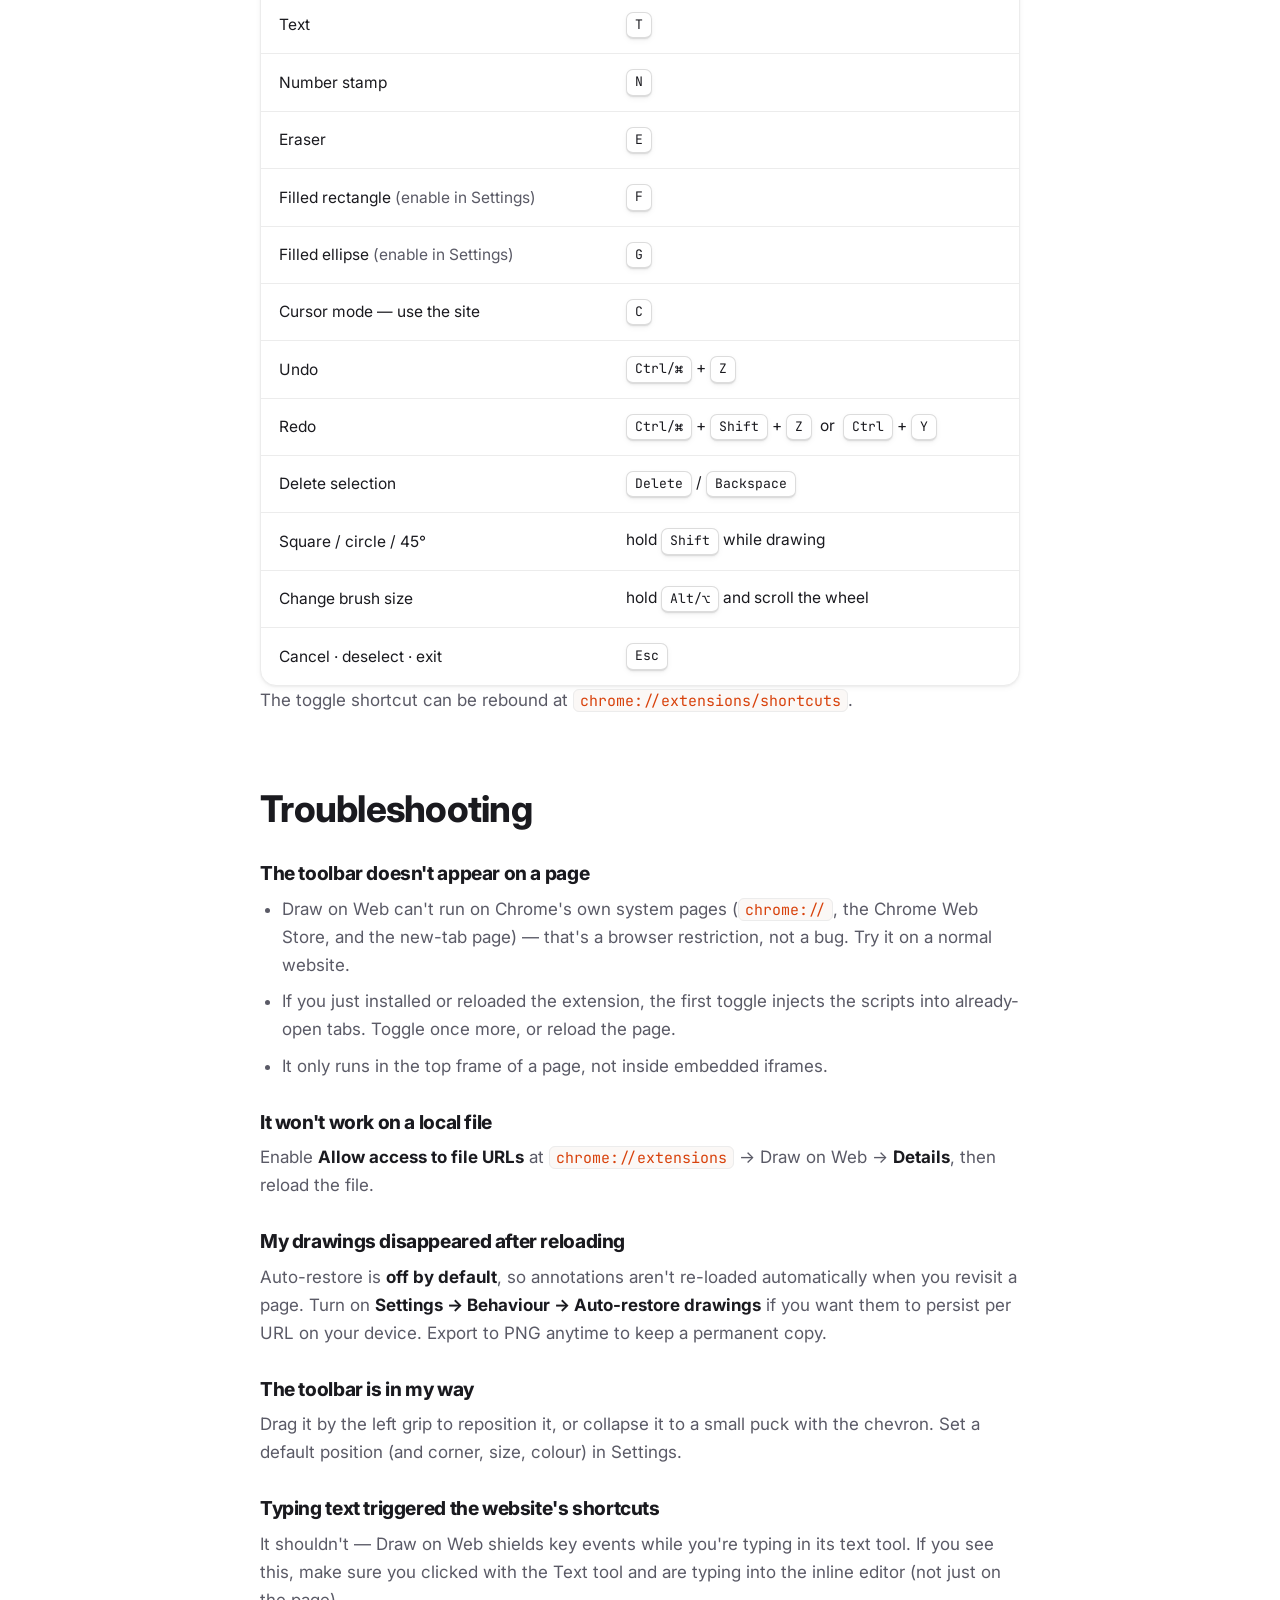
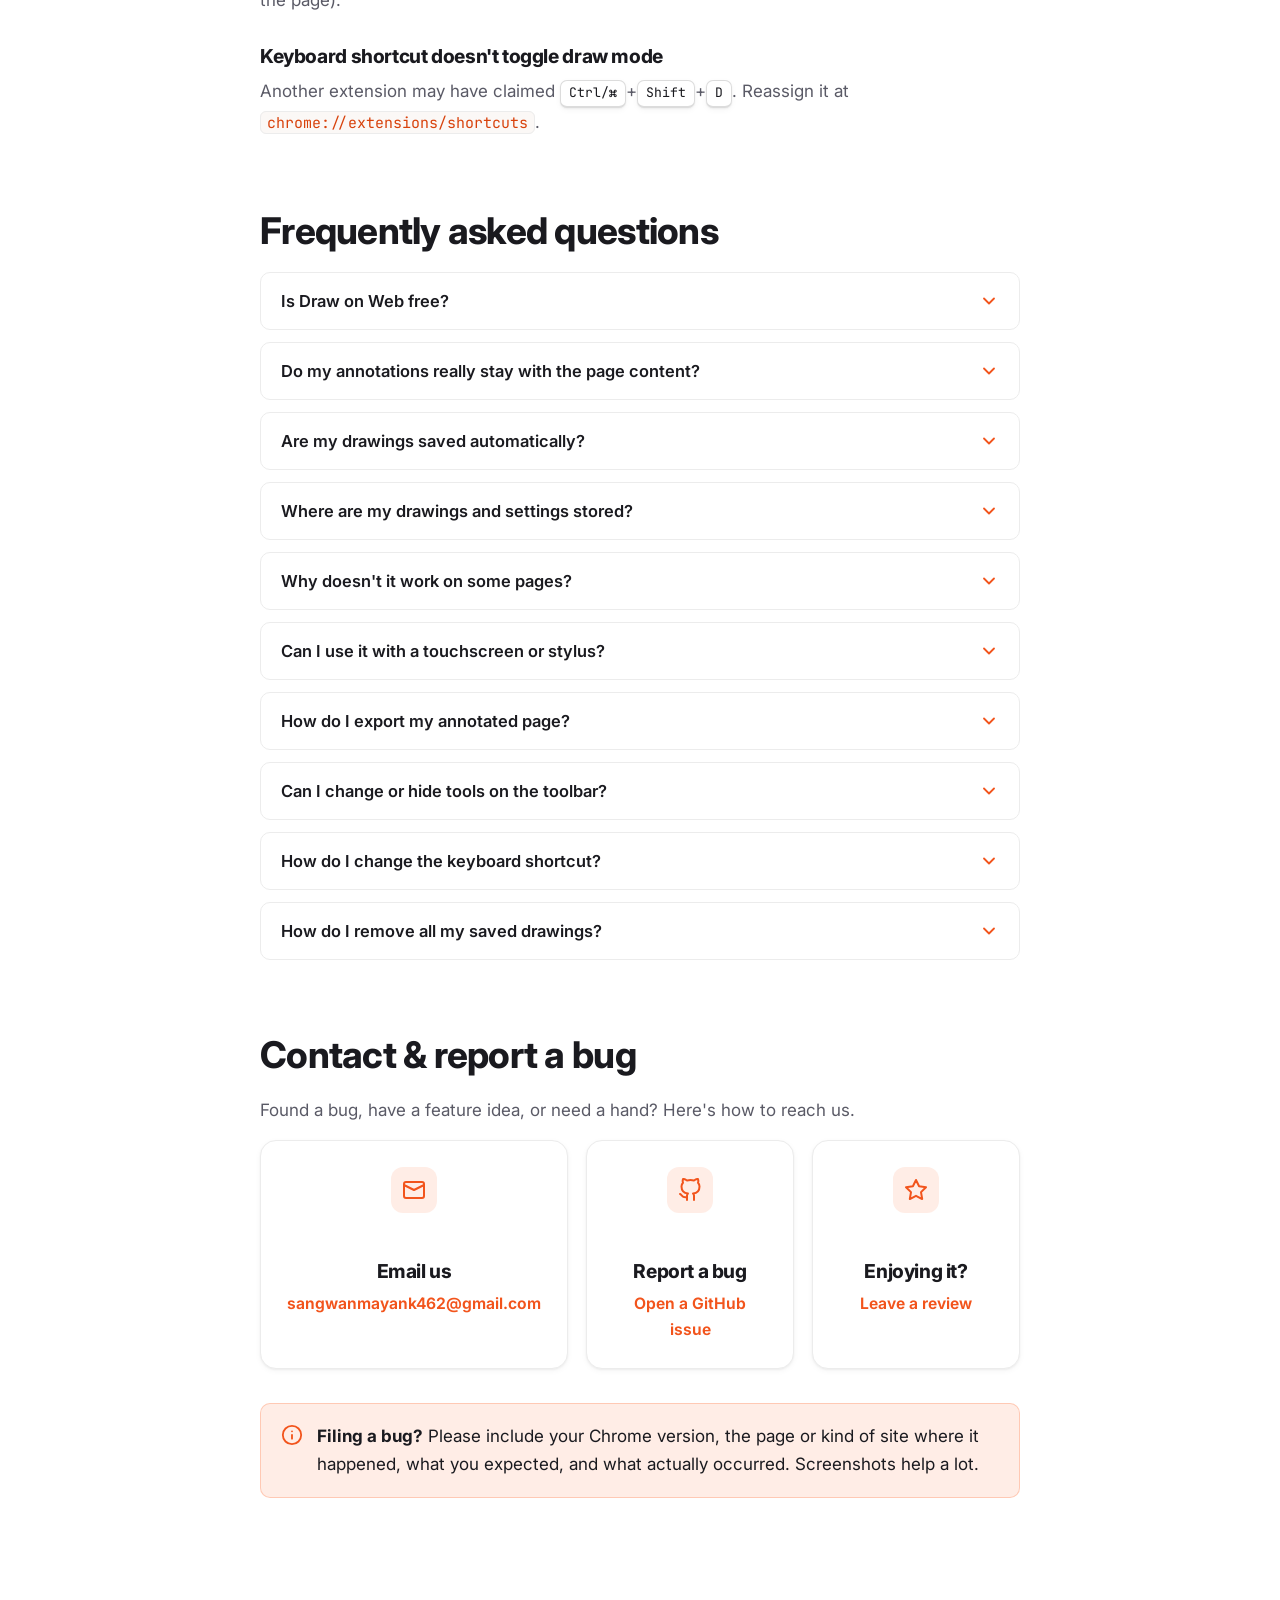
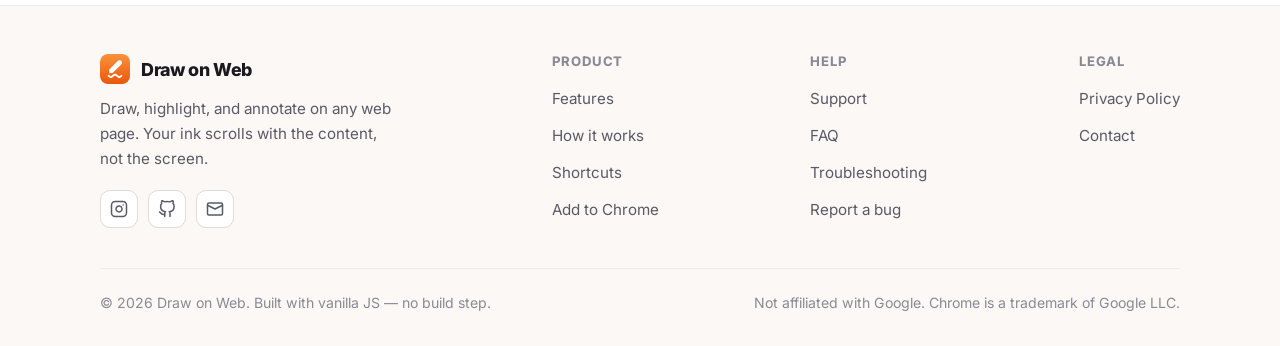
<file: docs/support.html>
<!DOCTYPE html>
<html lang="en" data-theme="light">
<head>
  <meta charset="UTF-8" />
  <meta name="viewport" content="width=device-width, initial-scale=1.0" />
  <title>Support — Draw on Web</title>
  <meta name="description" content="Help, setup guide, keyboard shortcuts, troubleshooting, and FAQ for the Draw on Web Chrome extension." />
  <meta name="theme-color" content="#ff6b35" />

  <meta property="og:type" content="website" />
  <meta property="og:title" content="Support — Draw on Web" />
  <meta property="og:description" content="Setup guide, keyboard shortcuts, troubleshooting, and FAQ for Draw on Web." />
  <meta property="og:image" content="assets/icon-128.png" />

  <link rel="icon" type="image/png" sizes="32x32" href="assets/icon-32.png" />
  <link rel="icon" type="image/png" sizes="16x16" href="assets/icon-16.png" />
  <link rel="apple-touch-icon" href="assets/icon-128.png" />

  <link rel="preconnect" href="https://fonts.googleapis.com" />
  <link rel="preconnect" href="https://fonts.gstatic.com" crossorigin />
  <link href="https://fonts.googleapis.com/css2?family=Inter:wght@400;500;550;600;650;700;750;800&family=JetBrains+Mono:wght@400;500&display=swap" rel="stylesheet" />

  <link rel="stylesheet" href="styles.css" />
</head>
<body>
  <a class="skip-link" href="#main">Skip to content</a>

  <!-- ===================== NAV ===================== -->
  <header class="nav">
    <div class="container nav-inner">
      <a class="brand" href="index.html">
        <img src="assets/icon-48.png" alt="" />
        Draw on Web
      </a>

      <nav class="nav-links" id="nav-links" aria-label="Primary">
        <a href="index.html#features">Features</a>
        <a href="index.html#how">How it works</a>
        <a href="index.html#shortcuts">Shortcuts</a>
        <a href="support.html" class="active">Support</a>
        <a href="privacy.html">Privacy</a>
        <a class="nav-cta" data-store-link href="#">Add to Chrome</a>
      </nav>

      <div class="nav-actions">
        <button class="icon-btn theme-toggle" data-theme-toggle type="button" aria-label="Toggle dark mode" title="Toggle dark mode">
          <svg class="sun" viewBox="0 0 24 24" fill="none" stroke="currentColor" stroke-width="2" stroke-linecap="round" stroke-linejoin="round"><circle cx="12" cy="12" r="4"/><path d="M12 2v2M12 20v2M4.93 4.93l1.41 1.41M17.66 17.66l1.41 1.41M2 12h2M20 12h2M6.34 17.66l-1.41 1.41M19.07 4.93l-1.41 1.41"/></svg>
          <svg class="moon" viewBox="0 0 24 24" fill="none" stroke="currentColor" stroke-width="2" stroke-linecap="round" stroke-linejoin="round"><path d="M12 3a6 6 0 0 0 9 9 9 9 0 1 1-9-9Z"/></svg>
        </button>
        <a class="btn btn-primary nav-cta nav-cta-desktop" data-store-link href="#">Add to Chrome</a>
        <button class="icon-btn menu-toggle" data-menu-toggle type="button" aria-label="Open menu" aria-expanded="false" aria-controls="nav-links">
          <svg viewBox="0 0 24 24" fill="none" stroke="currentColor" stroke-width="2" stroke-linecap="round" stroke-linejoin="round"><line x1="3" y1="6" x2="21" y2="6"/><line x1="3" y1="12" x2="21" y2="12"/><line x1="3" y1="18" x2="21" y2="18"/></svg>
        </button>
      </div>
    </div>
  </header>

  <!-- ===================== HEADER ===================== -->
  <header class="page-header">
    <div class="container">
      <span class="eyebrow">Support</span>
      <h1>Help &amp; documentation</h1>
      <p>Everything you need to install Draw on Web, learn the tools, fix common hiccups, and get in touch.</p>
    </div>
  </header>

  <main id="main" class="section">
    <div class="container">
      <div class="prose">

        <!-- QUICK LINKS -->
        <div class="callout">
          <svg viewBox="0 0 24 24" fill="none" stroke="currentColor" stroke-width="2" stroke-linecap="round" stroke-linejoin="round"><circle cx="12" cy="12" r="10"/><path d="M12 16v-4M12 8h.01"/></svg>
          <p>Jump to: <a href="#install">Install</a> · <a href="#use">How to use</a> · <a href="#shortcuts">Shortcuts</a> · <a href="#troubleshooting">Troubleshooting</a> · <a href="#faq">FAQ</a> · <a href="#contact">Contact</a></p>
        </div>

        <!-- INSTALL -->
        <h2 id="install">How to install</h2>
        <p><strong>From the Chrome Web Store (recommended):</strong></p>
        <ol>
          <li>Open the <a data-store-link href="#">Draw on Web store listing</a>.</li>
          <li>Click <strong>Add to Chrome</strong>, then <strong>Add extension</strong> in the confirmation dialog.</li>
          <li>Click the puzzle-piece icon in Chrome's toolbar and <strong>pin</strong> Draw on Web for one-click access.</li>
        </ol>

        <p><strong>From source (load unpacked):</strong></p>
        <ol>
          <li>Open <code>chrome://extensions</code>.</li>
          <li>Turn on <strong>Developer mode</strong> (top-right).</li>
          <li>Click <strong>Load unpacked</strong> and select the folder containing <code>manifest.json</code>.</li>
          <li>Pin it from the puzzle-piece menu. There's no build step — it loads as-is.</li>
        </ol>

        <div class="callout">
          <svg viewBox="0 0 24 24" fill="none" stroke="currentColor" stroke-width="2" stroke-linecap="round" stroke-linejoin="round"><path d="M12 2a10 10 0 1 0 10 10"/><path d="M12 6v6l4 2"/></svg>
          <p>To draw on local <code>file://</code> pages, open <code>chrome://extensions</code> → Draw on Web → <strong>Details</strong> → enable <strong>Allow access to file URLs</strong>.</p>
        </div>

        <!-- HOW TO USE -->
        <h2 id="use">How to use</h2>
        <ol>
          <li><strong>Turn it on.</strong> Click the Draw on Web toolbar icon, or press <kbd>Ctrl</kbd>+<kbd>Shift</kbd>+<kbd>D</kbd> (<kbd>⌘</kbd>+<kbd>Shift</kbd>+<kbd>D</kbd> on Mac). A slim floating toolbar appears.</li>
          <li><strong>Pick a tool.</strong> Choose the pen, highlighter, line, arrow, rectangle, ellipse, text, number stamp, or eraser from the bar — or press its hotkey.</li>
          <li><strong>Set colour &amp; size.</strong> Click the colour dot to open the popover for colour, thickness, and opacity. A thickness slider also sits right on the bar (you can hide it in Settings). Each tool remembers its own thickness and opacity.</li>
          <li><strong>Draw.</strong> Click and drag on the page. Hold <kbd>Shift</kbd> while drawing a rectangle, ellipse, or line to snap to a square, circle, or 45°.</li>
          <li><strong>Add text.</strong> Pick the Text tool, click where you want it, and type. <kbd>Shift</kbd>+<kbd>Enter</kbd> makes a new line; <kbd>Enter</kbd> commits. Double-click text with the Select tool to re-edit it.</li>
          <li><strong>Edit anything.</strong> Use Select to marquee or click strokes, drag to move them, and use the handles to resize. <kbd>Delete</kbd> or <kbd>Backspace</kbd> removes the selection.</li>
          <li><strong>Use the site normally.</strong> Switch to <strong>Cursor mode</strong> (the cursor button, or press <kbd>C</kbd>) so clicks pass through to the page while your annotations stay visible and anchored.</li>
          <li><strong>Move the toolbar.</strong> Drag it by the left grip, or collapse it to a small puck with the chevron. It remembers where you left it.</li>
          <li><strong>Export.</strong> Click Export PNG to save the visible area, or switch to full-page export in Settings to capture every stroke across the whole document.</li>
        </ol>

        <div class="callout">
          <svg viewBox="0 0 24 24" fill="none" stroke="currentColor" stroke-width="2" stroke-linecap="round" stroke-linejoin="round"><circle cx="12" cy="12" r="10"/><path d="M9.09 9a3 3 0 0 1 5.83 1c0 2-3 3-3 3"/><path d="M12 17h.01"/></svg>
          <p>New here? The first time you switch it on, a quick device picker and a short welcome tour walk you through everything. You can reopen the tour anytime from the <strong>?</strong> button on the toolbar.</p>
        </div>

        <h3>Settings</h3>
        <p>Open Settings from the gear on the toolbar, or right-click the extension icon → <strong>Options</strong>. You can:</p>
        <ul>
          <li><strong>Tools</strong> — show or hide individual tools and drag to reorder them on the bar.</li>
          <li><strong>Toolbar style</strong> — size (Compact / Regular / Large), corner shape (Sharp / Rounded / Pill), a custom colour with automatic text contrast, and the on-bar thickness-slider toggle.</li>
          <li><strong>Defaults</strong> — starting tool, colour, thickness, opacity, toolbar position, and text font (Monospace, Sans-serif, Serif, Rounded, or Handwritten).</li>
          <li><strong>Appearance</strong> — theme (Auto / Light / Dark) and accent colour.</li>
          <li><strong>Behaviour</strong> — input device (Auto / Mouse / Trackpad / Touchscreen), pen smoothing (Off / Low / Medium / High), export mode, and auto-restore drawings per URL (off by default).</li>
          <li><strong>Also</strong> — a keyboard-shortcuts reference, <strong>Clear saved drawings</strong>, and <strong>Reset to defaults</strong>.</li>
        </ul>
        <p>Settings sync via your Chrome account, so they follow you across your Chrome installs.</p>

        <!-- SHORTCUTS -->
        <h2 id="shortcuts">Keyboard shortcuts</h2>
        <p>Available while Draw on Web is active on a page. Labels adapt to your platform (⌘ / ⌥ / ⇧ on macOS; Ctrl / Alt / Shift elsewhere).</p>
        <div class="table-wrap">
          <table>
            <thead><tr><th>Action</th><th>Shortcut</th></tr></thead>
            <tbody>
              <tr><td class="t-name">Toggle draw mode</td><td><kbd>Ctrl/⌘</kbd> + <kbd>Shift</kbd> + <kbd>D</kbd></td></tr>
              <tr><td class="t-name">Select</td><td><kbd>S</kbd></td></tr>
              <tr><td class="t-name">Pen</td><td><kbd>P</kbd></td></tr>
              <tr><td class="t-name">Highlighter</td><td><kbd>H</kbd></td></tr>
              <tr><td class="t-name">Line</td><td><kbd>L</kbd></td></tr>
              <tr><td class="t-name">Rectangle</td><td><kbd>R</kbd></td></tr>
              <tr><td class="t-name">Ellipse</td><td><kbd>O</kbd></td></tr>
              <tr><td class="t-name">Arrow</td><td><kbd>A</kbd></td></tr>
              <tr><td class="t-name">Text</td><td><kbd>T</kbd></td></tr>
              <tr><td class="t-name">Number stamp</td><td><kbd>N</kbd></td></tr>
              <tr><td class="t-name">Eraser</td><td><kbd>E</kbd></td></tr>
              <tr><td class="t-name">Filled rectangle <span class="t-note">(enable in Settings)</span></td><td><kbd>F</kbd></td></tr>
              <tr><td class="t-name">Filled ellipse <span class="t-note">(enable in Settings)</span></td><td><kbd>G</kbd></td></tr>
              <tr><td class="t-name">Cursor mode — use the site</td><td><kbd>C</kbd></td></tr>
              <tr><td class="t-name">Undo</td><td><kbd>Ctrl/⌘</kbd> + <kbd>Z</kbd></td></tr>
              <tr><td class="t-name">Redo</td><td><kbd>Ctrl/⌘</kbd> + <kbd>Shift</kbd> + <kbd>Z</kbd> &nbsp;or&nbsp; <kbd>Ctrl</kbd> + <kbd>Y</kbd></td></tr>
              <tr><td class="t-name">Delete selection</td><td><kbd>Delete</kbd> / <kbd>Backspace</kbd></td></tr>
              <tr><td class="t-name">Square / circle / 45°</td><td>hold <kbd>Shift</kbd> while drawing</td></tr>
              <tr><td class="t-name">Change brush size</td><td>hold <kbd>Alt/⌥</kbd> and scroll the wheel</td></tr>
              <tr><td class="t-name">Cancel · deselect · exit</td><td><kbd>Esc</kbd></td></tr>
            </tbody>
          </table>
        </div>
        <p>The toggle shortcut can be rebound at <code>chrome://extensions/shortcuts</code>.</p>

        <!-- TROUBLESHOOTING -->
        <h2 id="troubleshooting">Troubleshooting</h2>

        <h3>The toolbar doesn't appear on a page</h3>
        <ul>
          <li>Draw on Web can't run on Chrome's own system pages (<code>chrome://</code>, the Chrome Web Store, and the new-tab page) — that's a browser restriction, not a bug. Try it on a normal website.</li>
          <li>If you just installed or reloaded the extension, the first toggle injects the scripts into already-open tabs. Toggle once more, or reload the page.</li>
          <li>It only runs in the top frame of a page, not inside embedded iframes.</li>
        </ul>

        <h3>It won't work on a local file</h3>
        <p>Enable <strong>Allow access to file URLs</strong> at <code>chrome://extensions</code> → Draw on Web → <strong>Details</strong>, then reload the file.</p>

        <h3>My drawings disappeared after reloading</h3>
        <p>Auto-restore is <strong>off by default</strong>, so annotations aren't re-loaded automatically when you revisit a page. Turn on <strong>Settings → Behaviour → Auto-restore drawings</strong> if you want them to persist per URL on your device. Export to PNG anytime to keep a permanent copy.</p>

        <h3>The toolbar is in my way</h3>
        <p>Drag it by the left grip to reposition it, or collapse it to a small puck with the chevron. Set a default position (and corner, size, colour) in Settings.</p>

        <h3>Typing text triggered the website's shortcuts</h3>
        <p>It shouldn't — Draw on Web shields key events while you're typing in its text tool. If you see this, make sure you clicked with the Text tool and are typing into the inline editor (not just on the page).</p>

        <h3>Keyboard shortcut doesn't toggle draw mode</h3>
        <p>Another extension may have claimed <kbd>Ctrl/⌘</kbd>+<kbd>Shift</kbd>+<kbd>D</kbd>. Reassign it at <code>chrome://extensions/shortcuts</code>.</p>

        <!-- FAQ -->
        <h2 id="faq">Frequently asked questions</h2>
        <div class="faq">
          <div class="faq-item">
            <button class="faq-q" aria-expanded="false"><span>Is Draw on Web free?</span><svg class="chev" viewBox="0 0 24 24" fill="none" stroke="currentColor" stroke-width="2.2" stroke-linecap="round" stroke-linejoin="round" width="20" height="20"><path d="m6 9 6 6 6-6"/></svg></button>
            <div class="faq-a"><div class="faq-a-inner"><p>Yes — completely free, with no account, no sign-up, and no paid tiers.</p></div></div>
          </div>
          <div class="faq-item">
            <button class="faq-q" aria-expanded="false"><span>Do my annotations really stay with the page content?</span><svg class="chev" viewBox="0 0 24 24" fill="none" stroke="currentColor" stroke-width="2.2" stroke-linecap="round" stroke-linejoin="round" width="20" height="20"><path d="m6 9 6 6 6-6"/></svg></button>
            <div class="faq-a"><div class="faq-a-inner"><p>Yes. Strokes are stored in the page's own coordinate space rather than pinned to the screen, so they scroll with the content — through normal scrolling, infinite scroll, and single-page-app navigation, and even inside inner scroll areas like chat threads and doc panels.</p></div></div>
          </div>
          <div class="faq-item">
            <button class="faq-q" aria-expanded="false"><span>Are my drawings saved automatically?</span><svg class="chev" viewBox="0 0 24 24" fill="none" stroke="currentColor" stroke-width="2.2" stroke-linecap="round" stroke-linejoin="round" width="20" height="20"><path d="m6 9 6 6 6-6"/></svg></button>
            <div class="faq-a"><div class="faq-a-inner"><p>Auto-restore is off by default. You can enable it in <strong>Settings → Behaviour</strong> to have drawings saved per URL on your device and re-loaded when you revisit. Either way, you can export a PNG to keep a copy.</p></div></div>
          </div>
          <div class="faq-item">
            <button class="faq-q" aria-expanded="false"><span>Where are my drawings and settings stored?</span><svg class="chev" viewBox="0 0 24 24" fill="none" stroke="currentColor" stroke-width="2.2" stroke-linecap="round" stroke-linejoin="round" width="20" height="20"><path d="m6 9 6 6 6-6"/></svg></button>
            <div class="faq-a"><div class="faq-a-inner"><p>Settings sync through your own Chrome account so they follow you across installs. Drawings are stored locally on your device and never leave it. Nothing is sent to any server. See the <a href="privacy.html">Privacy Policy</a>.</p></div></div>
          </div>
          <div class="faq-item">
            <button class="faq-q" aria-expanded="false"><span>Why doesn't it work on some pages?</span><svg class="chev" viewBox="0 0 24 24" fill="none" stroke="currentColor" stroke-width="2.2" stroke-linecap="round" stroke-linejoin="round" width="20" height="20"><path d="m6 9 6 6 6-6"/></svg></button>
            <div class="faq-a"><div class="faq-a-inner"><p>Chrome blocks all extensions from running on its system pages (<code>chrome://</code>, the Web Store, the new-tab page). Draw on Web also runs only in the top frame, not inside iframes. On local <code>file://</code> pages, enable "Allow access to file URLs" in the extension's details.</p></div></div>
          </div>
          <div class="faq-item">
            <button class="faq-q" aria-expanded="false"><span>Can I use it with a touchscreen or stylus?</span><svg class="chev" viewBox="0 0 24 24" fill="none" stroke="currentColor" stroke-width="2.2" stroke-linecap="round" stroke-linejoin="round" width="20" height="20"><path d="m6 9 6 6 6-6"/></svg></button>
            <div class="faq-a"><div class="faq-a-inner"><p>Yes. It detects mouse, trackpad, and touch and adapts gestures and touch-target sizes to match — one finger draws, two fingers scroll, pinch-to-zoom passes through, and a resting hand is rejected while a stylus draws. You can also set the input device manually in Settings.</p></div></div>
          </div>
          <div class="faq-item">
            <button class="faq-q" aria-expanded="false"><span>How do I export my annotated page?</span><svg class="chev" viewBox="0 0 24 24" fill="none" stroke="currentColor" stroke-width="2.2" stroke-linecap="round" stroke-linejoin="round" width="20" height="20"><path d="m6 9 6 6 6-6"/></svg></button>
            <div class="faq-a"><div class="faq-a-inner"><p>Click <strong>Export PNG</strong> on the toolbar. The default captures the visible area; switch to <strong>Full page</strong> in Settings → Behaviour to render every stroke across the whole document into one image.</p></div></div>
          </div>
          <div class="faq-item">
            <button class="faq-q" aria-expanded="false"><span>Can I change or hide tools on the toolbar?</span><svg class="chev" viewBox="0 0 24 24" fill="none" stroke="currentColor" stroke-width="2.2" stroke-linecap="round" stroke-linejoin="round" width="20" height="20"><path d="m6 9 6 6 6-6"/></svg></button>
            <div class="faq-a"><div class="faq-a-inner"><p>Yes. In <strong>Settings → Tools</strong> you can show or hide any tool and drag to reorder them. The filled rectangle and filled ellipse are off by default and can be enabled there.</p></div></div>
          </div>
          <div class="faq-item">
            <button class="faq-q" aria-expanded="false"><span>How do I change the keyboard shortcut?</span><svg class="chev" viewBox="0 0 24 24" fill="none" stroke="currentColor" stroke-width="2.2" stroke-linecap="round" stroke-linejoin="round" width="20" height="20"><path d="m6 9 6 6 6-6"/></svg></button>
            <div class="faq-a"><div class="faq-a-inner"><p>The toggle shortcut (<kbd>Ctrl/⌘</kbd>+<kbd>Shift</kbd>+<kbd>D</kbd>) can be rebound at <code>chrome://extensions/shortcuts</code>. The single-key tool hotkeys are fixed.</p></div></div>
          </div>
          <div class="faq-item">
            <button class="faq-q" aria-expanded="false"><span>How do I remove all my saved drawings?</span><svg class="chev" viewBox="0 0 24 24" fill="none" stroke="currentColor" stroke-width="2.2" stroke-linecap="round" stroke-linejoin="round" width="20" height="20"><path d="m6 9 6 6 6-6"/></svg></button>
            <div class="faq-a"><div class="faq-a-inner"><p>Open the Options page and use <strong>Clear saved drawings</strong>, or <strong>Reset to defaults</strong> to also restore all settings. Uninstalling the extension removes all locally stored data.</p></div></div>
          </div>
        </div>

        <!-- CONTACT -->
        <h2 id="contact">Contact &amp; report a bug</h2>
        <p>Found a bug, have a feature idea, or need a hand? Here's how to reach us.</p>
        <div class="contact-grid">
          <div class="card contact-card">
            <div class="feature-ico"><svg viewBox="0 0 24 24" fill="none" stroke="currentColor" stroke-width="2" stroke-linecap="round" stroke-linejoin="round"><rect x="2" y="4" width="20" height="16" rx="2"/><path d="m22 7-10 5L2 7"/></svg></div>
            <h3>Email us</h3>
            <p><a data-email-link data-email-text href="#">loading…</a></p>
          </div>
          <div class="card contact-card">
            <div class="feature-ico"><svg viewBox="0 0 24 24" fill="none" stroke="currentColor" stroke-width="2" stroke-linecap="round" stroke-linejoin="round"><path d="M9 19c-5 1.5-5-2.5-7-3m14 6v-3.87a3.37 3.37 0 0 0-.94-2.61c3.14-.35 6.44-1.54 6.44-7A5.44 5.44 0 0 0 20 4.77 5.07 5.07 0 0 0 19.91 1S18.73.65 16 2.48a13.38 13.38 0 0 0-7 0C6.27.65 5.09 1 5.09 1A5.07 5.07 0 0 0 5 4.77a5.44 5.44 0 0 0-1.5 3.78c0 5.42 3.3 6.61 6.44 7A3.37 3.37 0 0 0 9 18.13V22"/></svg></div>
            <h3>Report a bug</h3>
            <p><a data-issues-link href="#">Open a GitHub issue</a></p>
          </div>
          <div class="card contact-card">
            <div class="feature-ico"><svg viewBox="0 0 24 24" fill="none" stroke="currentColor" stroke-width="2" stroke-linecap="round" stroke-linejoin="round"><polygon points="12 2 15.09 8.26 22 9.27 17 14.14 18.18 21.02 12 17.77 5.82 21.02 7 14.14 2 9.27 8.91 8.26 12 2"/></svg></div>
            <h3>Enjoying it?</h3>
            <p><a data-store-link href="#">Leave a review</a></p>
          </div>
        </div>

        <div class="callout" style="margin-top:2em">
          <svg viewBox="0 0 24 24" fill="none" stroke="currentColor" stroke-width="2" stroke-linecap="round" stroke-linejoin="round"><circle cx="12" cy="12" r="10"/><path d="M12 16v-4M12 8h.01"/></svg>
          <p><strong>Filing a bug?</strong> Please include your Chrome version, the page or kind of site where it happened, what you expected, and what actually occurred. Screenshots help a lot.</p>
        </div>

      </div>
    </div>
  </main>

  <!-- ===================== FOOTER ===================== -->
  <footer class="footer">
    <div class="container">
      <div class="footer-inner">
        <div>
          <a class="brand" href="index.html"><img src="assets/icon-48.png" alt="" /> Draw on Web</a>
          <p class="footer-about">Draw, highlight, and annotate on any web page. Your ink scrolls with the content, not the screen.</p>
          <div class="socials">
            <a class="social" data-instagram-link href="#" aria-label="Instagram">
              <svg viewBox="0 0 24 24" fill="none" stroke="currentColor" stroke-width="2" stroke-linecap="round" stroke-linejoin="round"><rect x="2" y="2" width="20" height="20" rx="5"/><path d="M16 11.37A4 4 0 1 1 12.63 8 4 4 0 0 1 16 11.37z"/><line x1="17.5" y1="6.5" x2="17.51" y2="6.5"/></svg>
            </a>
            <a class="social" data-repo-link href="#" aria-label="GitHub">
              <svg viewBox="0 0 24 24" fill="none" stroke="currentColor" stroke-width="2" stroke-linecap="round" stroke-linejoin="round"><path d="M9 19c-5 1.5-5-2.5-7-3m14 6v-3.87a3.37 3.37 0 0 0-.94-2.61c3.14-.35 6.44-1.54 6.44-7A5.44 5.44 0 0 0 20 4.77 5.07 5.07 0 0 0 19.91 1S18.73.65 16 2.48a13.38 13.38 0 0 0-7 0C6.27.65 5.09 1 5.09 1A5.07 5.07 0 0 0 5 4.77a5.44 5.44 0 0 0-1.5 3.78c0 5.42 3.3 6.61 6.44 7A3.37 3.37 0 0 0 9 18.13V22"/></svg>
            </a>
            <a class="social" data-email-link href="#" aria-label="Email">
              <svg viewBox="0 0 24 24" fill="none" stroke="currentColor" stroke-width="2" stroke-linecap="round" stroke-linejoin="round"><rect x="2" y="4" width="20" height="16" rx="2"/><path d="m22 7-10 5L2 7"/></svg>
            </a>
          </div>
        </div>
        <div class="footer-col">
          <h4>Product</h4>
          <ul>
            <li><a href="index.html#features">Features</a></li>
            <li><a href="index.html#how">How it works</a></li>
            <li><a href="index.html#shortcuts">Shortcuts</a></li>
            <li><a data-store-link href="#">Add to Chrome</a></li>
          </ul>
        </div>
        <div class="footer-col">
          <h4>Help</h4>
          <ul>
            <li><a href="support.html">Support</a></li>
            <li><a href="support.html#faq">FAQ</a></li>
            <li><a href="support.html#troubleshooting">Troubleshooting</a></li>
            <li><a data-issues-link href="#">Report a bug</a></li>
          </ul>
        </div>
        <div class="footer-col">
          <h4>Legal</h4>
          <ul>
            <li><a href="privacy.html">Privacy Policy</a></li>
            <li><a data-email-link href="#">Contact</a></li>
          </ul>
        </div>
      </div>
      <div class="footer-bottom">
        <span>© <span data-year>2026</span> Draw on Web. Built with vanilla JS — no build step.</span>
        <span>Not affiliated with Google. Chrome is a trademark of Google LLC.</span>
      </div>
    </div>
  </footer>

  <script src="script.js"></script>
</body>
</html>
</file>
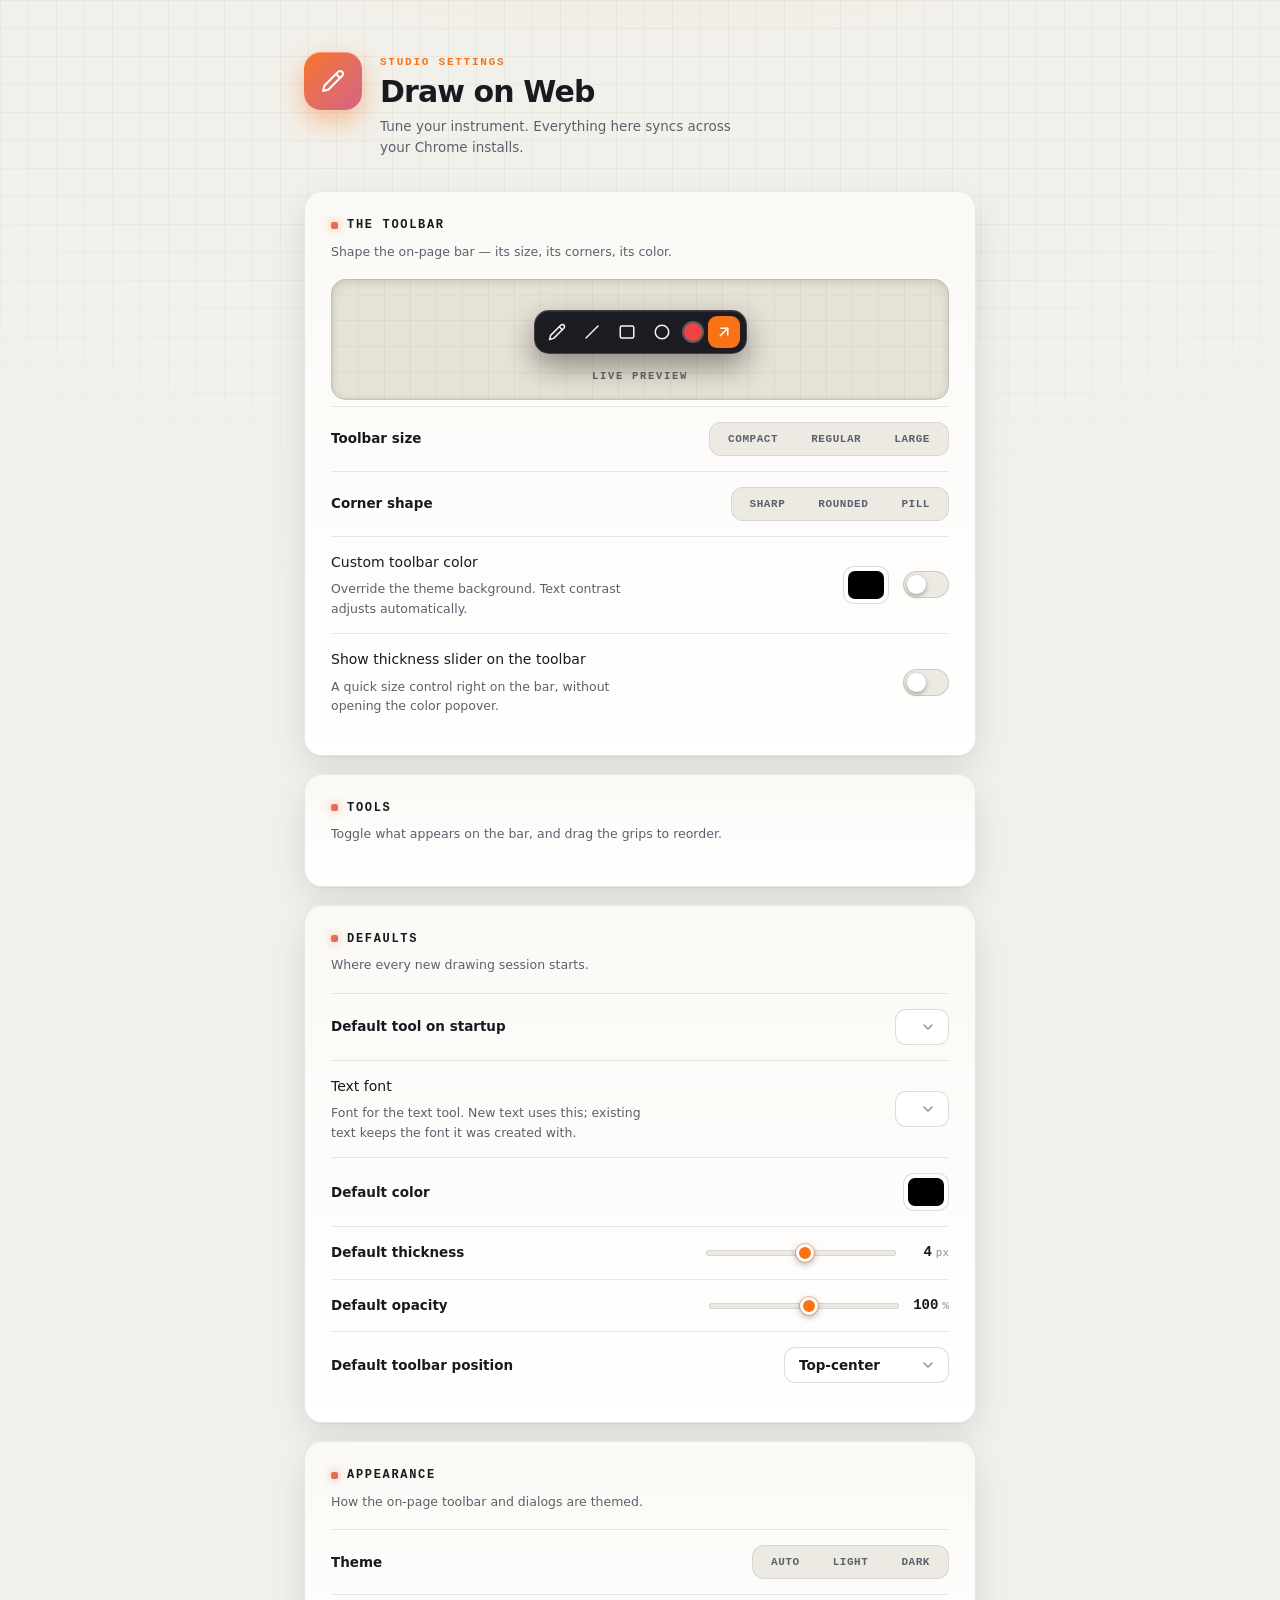
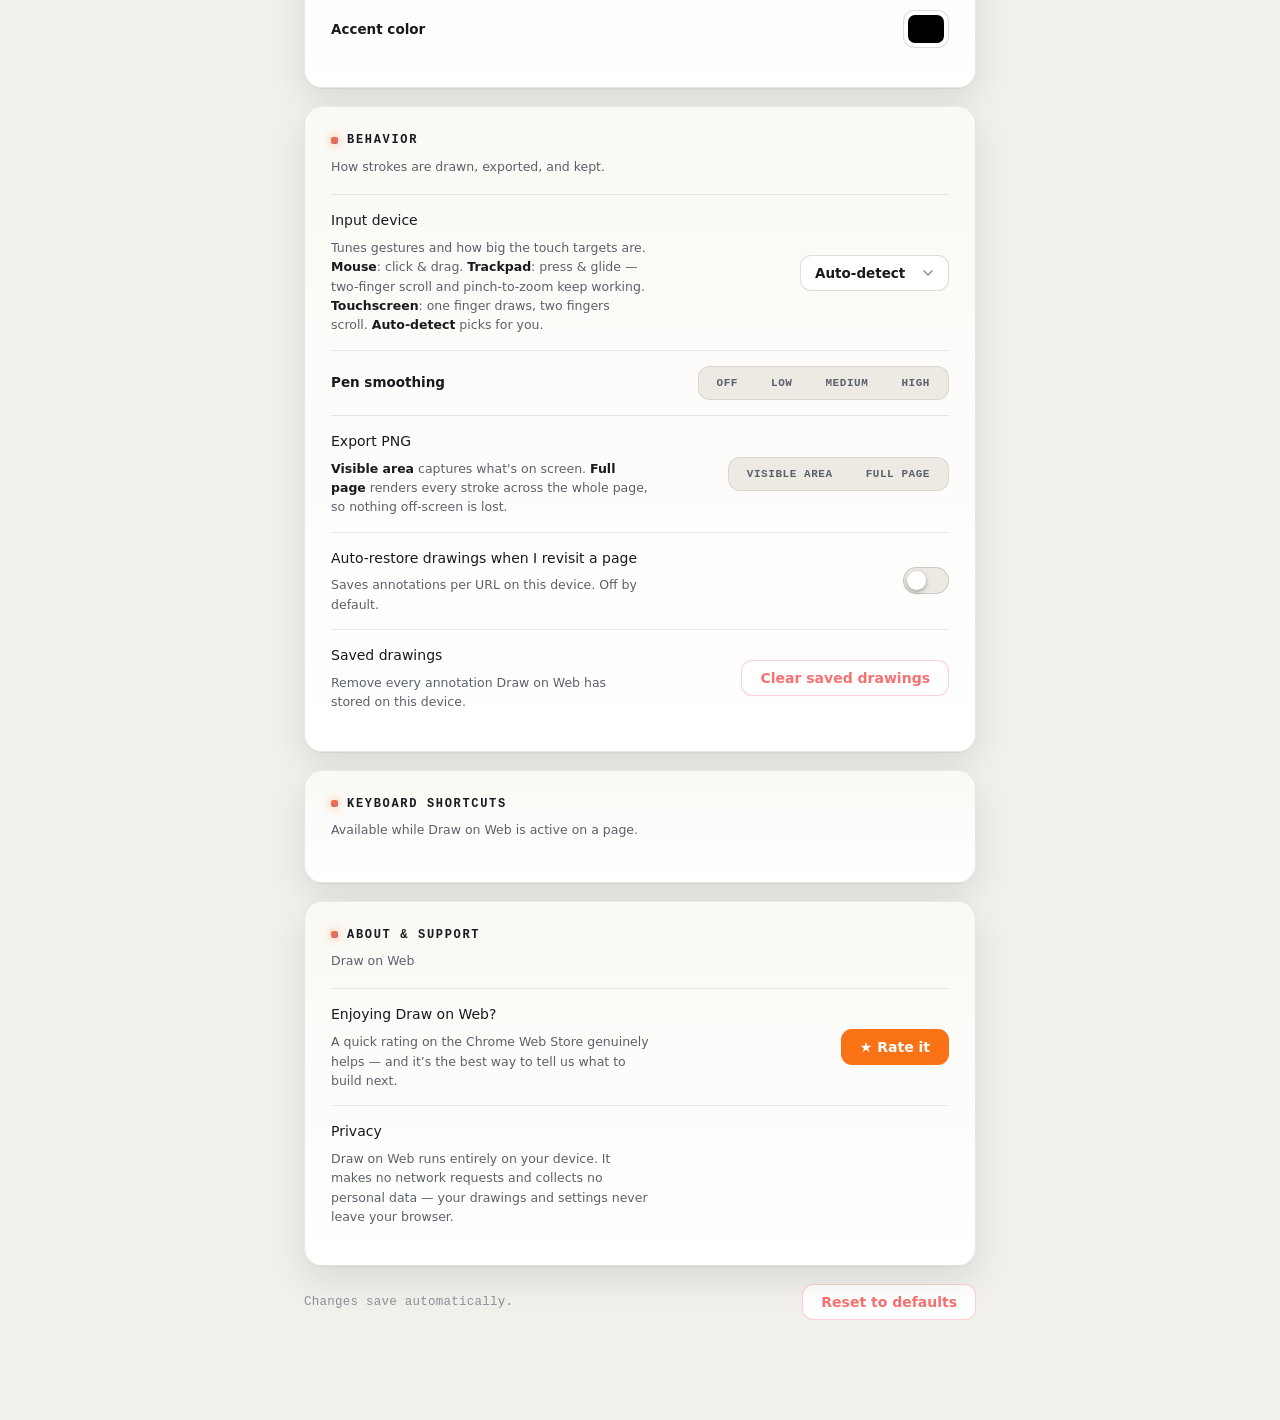
<file: src/options/options.html>
<!DOCTYPE html>
<html lang="en">
<head>
  <meta charset="UTF-8" />
  <meta name="viewport" content="width=device-width, initial-scale=1.0" />
  <title>Draw on Web — Settings</title>
  <link rel="stylesheet" href="options.css" />
</head>
<body>
  <div class="bg-grid" aria-hidden="true"></div>
  <main class="wrap">
    <header class="head">
      <div class="brand">
        <div class="logo" aria-hidden="true">
          <svg viewBox="0 0 24 24" fill="none" stroke="currentColor" stroke-width="2"
               stroke-linecap="round" stroke-linejoin="round" width="24" height="24">
            <path d="M17 3a2.85 2.83 0 1 1 4 4L7.5 20.5 2 22l1.5-5.5Z"/><path d="m15 5 4 4"/>
          </svg>
        </div>
        <div class="brand-text">
          <div class="eyebrow">Studio settings</div>
          <h1>Draw on Web</h1>
          <p class="sub">Tune your instrument. Everything here syncs across your Chrome installs.</p>
        </div>
      </div>
      <span class="saved" id="savedTag" hidden><span class="saved-dot"></span>Saved</span>
    </header>

    <!-- Toolbar style (hero: live specimen of the on-page bar) -->
    <section class="card">
      <div class="card-head">
        <h2>The toolbar</h2>
        <p class="hint">Shape the on-page bar — its size, its corners, its color.</p>
      </div>

      <figure class="tb-preview-wrap">
        <div class="tb-preview" id="tbPreview" aria-hidden="true">
          <span class="tb-btn"><svg viewBox="0 0 24 24" fill="none" stroke="currentColor" stroke-width="2" stroke-linecap="round" stroke-linejoin="round"><path d="M17 3a2.85 2.83 0 1 1 4 4L7.5 20.5 2 22l1.5-5.5Z"/><path d="m15 5 4 4"/></svg></span>
          <span class="tb-btn"><svg viewBox="0 0 24 24" fill="none" stroke="currentColor" stroke-width="2" stroke-linecap="round" stroke-linejoin="round"><line x1="20" y1="4" x2="4" y2="20"/></svg></span>
          <span class="tb-btn"><svg viewBox="0 0 24 24" fill="none" stroke="currentColor" stroke-width="2" stroke-linecap="round" stroke-linejoin="round"><rect x="3" y="4" width="18" height="16" rx="2"/></svg></span>
          <span class="tb-btn"><svg viewBox="0 0 24 24" fill="none" stroke="currentColor" stroke-width="2" stroke-linecap="round" stroke-linejoin="round"><circle cx="12" cy="12" r="9"/></svg></span>
          <span class="tb-dot"></span>
          <span class="tb-btn tb-accent"><svg viewBox="0 0 24 24" fill="none" stroke="currentColor" stroke-width="2" stroke-linecap="round" stroke-linejoin="round"><path d="M7 17 17 7"/><path d="M8 7h9v9"/></svg></span>
        </div>
        <figcaption class="tb-caption">Live preview</figcaption>
      </figure>

      <div class="row">
        <label>Toolbar size</label>
        <div class="segmented" id="toolbarSize" role="radiogroup" aria-label="Toolbar size">
          <button type="button" data-size="compact" role="radio">Compact</button>
          <button type="button" data-size="regular" role="radio">Regular</button>
          <button type="button" data-size="large" role="radio">Large</button>
        </div>
      </div>

      <div class="row">
        <label>Corner shape</label>
        <div class="segmented" id="toolbarRadius" role="radiogroup" aria-label="Corner shape">
          <button type="button" data-radius="sharp" role="radio">Sharp</button>
          <button type="button" data-radius="rounded" role="radio">Rounded</button>
          <button type="button" data-radius="pill" role="radio">Pill</button>
        </div>
      </div>

      <div class="row switch-row">
        <div>
          <label for="toolbarColorOn">Custom toolbar color</label>
          <p class="hint">Override the theme background. Text contrast adjusts automatically.</p>
        </div>
        <div class="color-toggle">
          <input type="color" id="toolbarColor" class="custom-color" aria-label="Toolbar color" />
          <label class="switch">
            <input type="checkbox" id="toolbarColorOn" />
            <span class="track"></span>
          </label>
        </div>
      </div>

      <div class="row switch-row">
        <div>
          <label for="showSizeSlider">Show thickness slider on the toolbar</label>
          <p class="hint">A quick size control right on the bar, without opening the color popover.</p>
        </div>
        <label class="switch">
          <input type="checkbox" id="showSizeSlider" />
          <span class="track"></span>
        </label>
      </div>
    </section>

    <!-- Tools -->
    <section class="card">
      <div class="card-head">
        <h2>Tools</h2>
        <p class="hint">Toggle what appears on the bar, and drag the grips to reorder.</p>
      </div>
      <ul class="tool-list" id="toolList"></ul>
    </section>

    <!-- Defaults -->
    <section class="card">
      <div class="card-head">
        <h2>Defaults</h2>
        <p class="hint">Where every new drawing session starts.</p>
      </div>

      <div class="row">
        <label for="defaultTool">Default tool on startup</label>
        <select id="defaultTool"></select>
      </div>

      <div class="row">
        <div>
          <label for="textFont">Text font</label>
          <p class="hint">Font for the text tool. New text uses this; existing text keeps the font it was created with.</p>
        </div>
        <select id="textFont"></select>
      </div>

      <div class="row">
        <label>Default color</label>
        <div class="palette" id="palette"></div>
        <input type="color" id="customColor" class="custom-color" aria-label="Custom default color" />
      </div>

      <div class="row">
        <label for="defaultThickness">Default thickness</label>
        <div class="slider-cell">
          <input type="range" id="defaultThickness" min="1" max="20" step="1" />
          <span class="val" id="thicknessVal">4</span><span class="unit">px</span>
        </div>
      </div>

      <div class="row">
        <label for="defaultOpacity">Default opacity</label>
        <div class="slider-cell">
          <input type="range" id="defaultOpacity" min="5" max="100" step="5" />
          <span class="val" id="opacityVal">100</span><span class="unit">%</span>
        </div>
      </div>

      <div class="row">
        <label for="defaultPosition">Default toolbar position</label>
        <select id="defaultPosition">
          <option value="tc">Top-center</option>
          <option value="tr">Top-right</option>
          <option value="tl">Top-left</option>
          <option value="bc">Bottom-center</option>
          <option value="br">Bottom-right</option>
          <option value="bl">Bottom-left</option>
        </select>
      </div>
    </section>

    <!-- Appearance -->
    <section class="card">
      <div class="card-head">
        <h2>Appearance</h2>
        <p class="hint">How the on-page toolbar and dialogs are themed.</p>
      </div>
      <div class="row">
        <label>Theme</label>
        <div class="segmented" id="theme" role="radiogroup" aria-label="Theme">
          <button type="button" data-theme="auto" role="radio">Auto</button>
          <button type="button" data-theme="light" role="radio">Light</button>
          <button type="button" data-theme="dark" role="radio">Dark</button>
        </div>
      </div>
      <div class="row">
        <label for="accentColor">Accent color</label>
        <input type="color" id="accentColor" class="custom-color" aria-label="Accent color" />
      </div>
    </section>

    <!-- Behavior -->
    <section class="card">
      <div class="card-head">
        <h2>Behavior</h2>
        <p class="hint">How strokes are drawn, exported, and kept.</p>
      </div>
      <div class="row">
        <div>
          <label for="inputMode">Input device</label>
          <p class="hint">Tunes gestures and how big the touch targets are. <b>Mouse</b>: click &amp; drag. <b>Trackpad</b>: press &amp; glide — two-finger scroll and pinch-to-zoom keep working. <b>Touchscreen</b>: one finger draws, two fingers scroll. <b>Auto-detect</b> picks for you.</p>
        </div>
        <select id="inputMode">
          <option value="auto">Auto-detect</option>
          <option value="mouse">Mouse</option>
          <option value="trackpad">Trackpad</option>
          <option value="touch">Touchscreen</option>
        </select>
      </div>
      <div class="row">
        <label>Pen smoothing</label>
        <div class="segmented" id="smoothing" role="radiogroup" aria-label="Pen smoothing">
          <button type="button" data-sm="0" role="radio">Off</button>
          <button type="button" data-sm="0.3" role="radio">Low</button>
          <button type="button" data-sm="0.5" role="radio">Medium</button>
          <button type="button" data-sm="0.7" role="radio">High</button>
        </div>
      </div>
      <div class="row">
        <div>
          <label>Export PNG</label>
          <p class="hint"><b>Visible area</b> captures what's on screen. <b>Full page</b> renders every stroke across the whole page, so nothing off-screen is lost.</p>
        </div>
        <div class="segmented" id="exportMode" role="radiogroup" aria-label="Export mode">
          <button type="button" data-mode="viewport" role="radio">Visible area</button>
          <button type="button" data-mode="full" role="radio">Full page</button>
        </div>
      </div>
      <div class="row switch-row">
        <div>
          <label for="autoRestore">Auto-restore drawings when I revisit a page</label>
          <p class="hint">Saves annotations per URL on this device. Off by default.</p>
        </div>
        <label class="switch">
          <input type="checkbox" id="autoRestore" />
          <span class="track"></span>
        </label>
      </div>
      <div class="row switch-row">
        <div>
          <label>Saved drawings</label>
          <p class="hint">Remove every annotation Draw on Web has stored on this device.</p>
        </div>
        <button type="button" class="btn danger" id="clearDrawingsBtn">Clear saved drawings</button>
      </div>
    </section>

    <!-- Shortcuts -->
    <section class="card">
      <div class="card-head">
        <h2>Keyboard shortcuts</h2>
        <p class="hint">Available while Draw on Web is active on a page.</p>
      </div>
      <ul class="shortcuts" id="shortcuts"></ul>
    </section>

    <!-- About & support -->
    <section class="card">
      <div class="card-head">
        <h2>About &amp; support</h2>
        <p class="hint">Draw on Web <span id="versionTag"></span></p>
      </div>
      <div class="row switch-row">
        <div>
          <label>Enjoying Draw on Web?</label>
          <p class="hint">A quick rating on the Chrome Web Store genuinely helps — and it’s the best way to tell us what to build next.</p>
        </div>
        <a id="rateBtn" class="btn primary" target="_blank" rel="noopener noreferrer">★ Rate it</a>
      </div>
      <div class="row">
        <div>
          <label>Privacy</label>
          <p class="hint">Draw on Web runs entirely on your device. It makes no network requests and collects no personal data — your drawings and settings never leave your browser.</p>
        </div>
      </div>
    </section>

    <footer class="foot">
      <p class="foot-note">Changes save automatically.</p>
      <button type="button" class="btn danger" id="resetBtn">Reset to defaults</button>
    </footer>
  </main>

  <script src="options.js"></script>
</body>
</html>
</file>
<file: docs/styles.css>
/* ==========================================================================
   Draw on Web — support site styles
   Hand-written CSS, no framework. Light theme by default; [data-theme="dark"]
   on <html> flips the design tokens. All colors/spacing live in :root so the
   whole site re-themes from one place.
   ========================================================================== */

/* ---- Design tokens ------------------------------------------------------- */
:root {
  /* Brand */
  --brand: #ff6b35;
  --brand-600: #f2541c;
  --brand-700: #d8420c;
  --brand-soft: rgba(255, 107, 53, 0.12);

  /* Light surfaces */
  --bg: #ffffff;
  --bg-alt: #fbf8f6;
  --bg-elevated: #ffffff;
  --card: #ffffff;
  --border: #ececec;
  --border-strong: #dcdcdc;

  /* Text */
  --text: #1a1a1f;
  --text-dim: #5a5a66;
  --text-faint: #8a8a96;
  --on-brand: #ffffff;

  /* Effects */
  --shadow-sm: 0 1px 2px rgba(17, 17, 26, 0.05), 0 2px 6px rgba(17, 17, 26, 0.04);
  --shadow-md: 0 4px 12px rgba(17, 17, 26, 0.08), 0 10px 30px rgba(17, 17, 26, 0.06);
  --shadow-lg: 0 10px 40px rgba(17, 17, 26, 0.12);
  --ring: 0 0 0 3px rgba(255, 107, 53, 0.35);

  /* Shape */
  --radius-sm: 10px;
  --radius: 16px;
  --radius-lg: 24px;

  /* Layout */
  --maxw: 1120px;
  --nav-h: 64px;

  --font: "Inter", system-ui, -apple-system, "Segoe UI", Roboto, Helvetica, Arial, sans-serif;
  --mono: "JetBrains Mono", ui-monospace, "SFMono-Regular", Menlo, Consolas, monospace;
}

/* Dark theme */
[data-theme="dark"] {
  --bg: #0e0e12;
  --bg-alt: #15151b;
  --bg-elevated: #1a1a22;
  --card: #17171e;
  --border: #26262f;
  --border-strong: #33333f;

  --text: #f3f3f6;
  --text-dim: #b6b6c2;
  --text-faint: #80808e;

  --brand-soft: rgba(255, 107, 53, 0.16);
  --shadow-sm: 0 1px 2px rgba(0, 0, 0, 0.4);
  --shadow-md: 0 8px 24px rgba(0, 0, 0, 0.45);
  --shadow-lg: 0 16px 48px rgba(0, 0, 0, 0.55);
}

/* ---- Base ---------------------------------------------------------------- */
*,
*::before,
*::after { box-sizing: border-box; }

html {
  scroll-behavior: smooth;
  scroll-padding-top: calc(var(--nav-h) + 16px);
  -webkit-text-size-adjust: 100%;
}

@media (prefers-reduced-motion: reduce) {
  html { scroll-behavior: auto; }
  *, *::before, *::after { animation-duration: 0.001ms !important; transition-duration: 0.001ms !important; }
}

body {
  margin: 0;
  font-family: var(--font);
  background: var(--bg);
  color: var(--text);
  line-height: 1.65;
  font-size: 17px;
  -webkit-font-smoothing: antialiased;
  text-rendering: optimizeLegibility;
  transition: background-color 0.3s ease, color 0.3s ease;
}

img { max-width: 100%; display: block; }

a { color: var(--brand-600); text-decoration: none; }
a:hover { text-decoration: underline; }

h1, h2, h3, h4 { line-height: 1.2; letter-spacing: -0.02em; margin: 0 0 0.5em; font-weight: 750; }
h1 { font-size: clamp(2.1rem, 5vw, 3.4rem); }
h2 { font-size: clamp(1.6rem, 3.4vw, 2.3rem); }
h3 { font-size: 1.2rem; }
p { margin: 0 0 1rem; }

:focus-visible { outline: none; box-shadow: var(--ring); border-radius: 6px; }

.container { width: 100%; max-width: var(--maxw); margin: 0 auto; padding: 0 20px; }

.section { padding: 84px 0; }
.section-alt { background: var(--bg-alt); }

.eyebrow {
  display: inline-block;
  font-size: 0.8rem;
  font-weight: 700;
  letter-spacing: 0.08em;
  text-transform: uppercase;
  color: var(--brand-600);
  margin-bottom: 12px;
}

.section-head { max-width: 680px; margin: 0 auto 48px; text-align: center; }
.section-head p { color: var(--text-dim); font-size: 1.08rem; margin: 0; }

.lead { font-size: 1.15rem; color: var(--text-dim); }

/* ---- Skip link ----------------------------------------------------------- */
.skip-link {
  position: absolute;
  left: -9999px;
  top: 8px;
  z-index: 200;
  background: var(--brand);
  color: #fff;
  padding: 10px 16px;
  border-radius: 8px;
}
.skip-link:focus { left: 16px; }

/* ---- Buttons ------------------------------------------------------------- */
.btn {
  display: inline-flex;
  align-items: center;
  gap: 9px;
  font-family: inherit;
  font-size: 1rem;
  font-weight: 650;
  padding: 13px 24px;
  border-radius: var(--radius-sm);
  border: 1px solid transparent;
  cursor: pointer;
  transition: transform 0.15s ease, box-shadow 0.2s ease, background-color 0.2s ease, border-color 0.2s ease;
  white-space: nowrap;
  text-decoration: none;
}
.btn:hover { text-decoration: none; transform: translateY(-2px); }
.btn:active { transform: translateY(0); }

.btn-primary {
  background: var(--brand);
  color: var(--on-brand);
  box-shadow: 0 6px 18px rgba(255, 107, 53, 0.35);
}
.btn-primary:hover { background: var(--brand-600); box-shadow: 0 10px 26px rgba(255, 107, 53, 0.45); }

.btn-ghost {
  background: transparent;
  color: var(--text);
  border-color: var(--border-strong);
}
.btn-ghost:hover { background: var(--brand-soft); border-color: var(--brand); color: var(--brand-700); }

.btn-lg { padding: 16px 30px; font-size: 1.08rem; }

.btn svg { width: 19px; height: 19px; }

/* ---- Nav ----------------------------------------------------------------- */
.nav {
  position: sticky;
  top: 0;
  z-index: 100;
  height: var(--nav-h);
  background: color-mix(in srgb, var(--bg) 82%, transparent);
  backdrop-filter: saturate(180%) blur(14px);
  -webkit-backdrop-filter: saturate(180%) blur(14px);
  border-bottom: 1px solid var(--border);
}
.nav-inner {
  height: 100%;
  display: flex;
  align-items: center;
  justify-content: space-between;
  gap: 16px;
}
.brand {
  display: inline-flex;
  align-items: center;
  gap: 11px;
  font-weight: 800;
  font-size: 1.12rem;
  color: var(--text);
  letter-spacing: -0.02em;
}
.brand:hover { text-decoration: none; }
.brand img { width: 30px; height: 30px; border-radius: 8px; }

.nav-links { display: flex; align-items: center; gap: 4px; }
.nav-links a {
  color: var(--text-dim);
  font-weight: 550;
  font-size: 0.97rem;
  padding: 8px 14px;
  border-radius: 9px;
  transition: color 0.15s ease, background-color 0.15s ease;
}
.nav-links a:hover { color: var(--text); background: var(--brand-soft); text-decoration: none; }
.nav-links a.active { color: var(--brand-700); }

.nav-actions { display: flex; align-items: center; gap: 8px; }

.icon-btn {
  display: inline-grid;
  place-items: center;
  width: 40px;
  height: 40px;
  border-radius: 10px;
  border: 1px solid var(--border-strong);
  background: var(--bg-elevated);
  color: var(--text);
  cursor: pointer;
  transition: background-color 0.15s ease, border-color 0.15s ease, color 0.15s ease;
}
.icon-btn:hover { background: var(--brand-soft); border-color: var(--brand); color: var(--brand-700); }
.icon-btn svg { width: 19px; height: 19px; }

/* Theme toggle shows sun or moon depending on current theme */
.theme-toggle .moon { display: none; }
[data-theme="dark"] .theme-toggle .moon { display: block; }
[data-theme="dark"] .theme-toggle .sun { display: none; }

/* "Add to Chrome" CTAs. On desktop the compact button in nav-actions is shown
   and the plain text link inside the dropdown is hidden; on mobile it flips. */
.nav-links .nav-cta { display: none; }
.nav .btn.nav-cta-desktop {
  display: inline-flex;
  padding: 8px 15px;
  font-size: 0.9rem;
  font-weight: 600;
  border-radius: 10px;
  box-shadow: 0 3px 10px rgba(255, 107, 53, 0.3);
}

/* Mobile menu toggle (hamburger) */
.menu-toggle { display: none; }

@media (max-width: 860px) {
  .nav-links {
    position: fixed;
    inset: var(--nav-h) 0 auto 0;
    flex-direction: column;
    align-items: stretch;
    gap: 2px;
    padding: 12px 16px 20px;
    background: var(--bg);
    border-bottom: 1px solid var(--border);
    box-shadow: var(--shadow-md);
    transform: translateY(-140%);
    transition: transform 0.28s cubic-bezier(0.22, 1, 0.36, 1);
    visibility: hidden;
  }
  .nav-links.open { transform: translateY(0); visibility: visible; }
  .nav-links a { padding: 13px 14px; font-size: 1.05rem; }
  .menu-toggle { display: inline-grid; }
  .nav .btn.nav-cta-desktop { display: none; }
  .nav-links .nav-cta { display: block; color: var(--brand-700); font-weight: 650; }
}

/* ---- Hero ---------------------------------------------------------------- */
.hero {
  position: relative;
  overflow: hidden;
  padding: 92px 0 72px;
  text-align: center;
}
.hero::before {
  content: "";
  position: absolute;
  inset: 0;
  background:
    radial-gradient(60% 55% at 50% -8%, var(--brand-soft), transparent 70%),
    radial-gradient(40% 40% at 85% 20%, rgba(255, 107, 53, 0.08), transparent 70%);
  pointer-events: none;
}
.hero > .container { position: relative; }

/* Staggered entrance for the above-the-fold content (first impression) */
@keyframes dow-rise {
  from { opacity: 0; transform: translateY(18px); }
  to { opacity: 1; transform: none; }
}
.hero .pill,
.hero h1,
.hero-sub,
.hero-cta,
.hero-note { animation: dow-rise 0.7s cubic-bezier(0.22, 1, 0.36, 1) both; }
.hero h1 { animation-delay: 0.06s; }
.hero-sub { animation-delay: 0.12s; }
.hero-cta { animation-delay: 0.18s; }
.hero-note { animation-delay: 0.24s; }

.pill {
  display: inline-flex;
  align-items: center;
  gap: 8px;
  padding: 6px 14px;
  border-radius: 999px;
  background: var(--brand-soft);
  color: var(--brand-700);
  font-size: 0.86rem;
  font-weight: 650;
  border: 1px solid color-mix(in srgb, var(--brand) 30%, transparent);
  margin-bottom: 22px;
}

.hero h1 { max-width: 15ch; margin-inline: auto; }
.hero .grad { color: var(--brand); }
.hero-sub {
  max-width: 60ch;
  margin: 18px auto 32px;
  font-size: 1.2rem;
  color: var(--text-dim);
}
.hero-cta { display: flex; gap: 14px; justify-content: center; flex-wrap: wrap; }
.hero-note { margin-top: 18px; font-size: 0.92rem; color: var(--text-faint); }

/* Faux browser mock that frames the hero illustration */
.mock {
  margin-top: 56px;
  border-radius: var(--radius-lg);
  border: 1px solid var(--border);
  background: var(--card);
  box-shadow: var(--shadow-lg);
  overflow: hidden;
}
.mock-bar {
  display: flex;
  align-items: center;
  gap: 7px;
  padding: 13px 16px;
  border-bottom: 1px solid var(--border);
  background: var(--bg-alt);
}
.mock-bar .dot { width: 11px; height: 11px; border-radius: 50%; background: var(--border-strong); }
.mock-bar .dot:nth-child(1) { background: #ff5f57; }
.mock-bar .dot:nth-child(2) { background: #febc2e; }
.mock-bar .dot:nth-child(3) { background: #28c840; }
.mock-bar .url {
  margin-left: 12px;
  flex: 1;
  height: 26px;
  border-radius: 7px;
  background: var(--bg);
  border: 1px solid var(--border);
  display: flex;
  align-items: center;
  padding: 0 12px;
  font-size: 0.8rem;
  color: var(--text-faint);
  font-family: var(--mono);
}

/* Hero illustration — a pure-SVG "annotated page" scene, theme-aware */
.hero-art { padding: 26px 24px; background: var(--bg-alt); }
.hero-art svg { width: 100%; height: auto; display: block; }
.ink-strong { fill: var(--text); opacity: 0.85; }
.ink-line { fill: var(--border-strong); }
.ink-hi { fill: var(--brand); opacity: 0.22; }
.ink-stroke { fill: none; stroke: var(--brand); stroke-width: 4; stroke-linecap: round; stroke-linejoin: round; }
.ink-stroke.thin { stroke-width: 3; }
.ink-bar { fill: var(--bg-elevated); stroke: var(--border); stroke-width: 1.5; }
.ink-dot { fill: var(--text-faint); }
.ink-dot.active { fill: var(--brand); }
.ink-color { fill: var(--brand); }

/* ---- Feature grid -------------------------------------------------------- */
.grid { display: grid; gap: 22px; }
.grid-3 { grid-template-columns: repeat(3, 1fr); }
.grid-2 { grid-template-columns: repeat(2, 1fr); }
@media (max-width: 900px) { .grid-3 { grid-template-columns: repeat(2, 1fr); } }
@media (max-width: 620px) { .grid-3, .grid-2 { grid-template-columns: 1fr; } }

.card {
  background: var(--card);
  border: 1px solid var(--border);
  border-radius: var(--radius);
  padding: 26px;
  box-shadow: var(--shadow-sm);
  transition: transform 0.2s ease, box-shadow 0.2s ease, border-color 0.2s ease;
}
.card:hover { transform: translateY(-4px); box-shadow: var(--shadow-md); border-color: var(--border-strong); }
.card h3 { margin-bottom: 8px; }
.card p { color: var(--text-dim); margin: 0; font-size: 0.98rem; }

.feature-ico {
  display: inline-grid;
  place-items: center;
  width: 46px;
  height: 46px;
  border-radius: 12px;
  background: var(--brand-soft);
  color: var(--brand-600);
  margin-bottom: 16px;
}
.feature-ico svg { width: 24px; height: 24px; }

/* ---- Steps --------------------------------------------------------------- */
.steps { display: grid; grid-template-columns: repeat(4, 1fr); gap: 22px; counter-reset: step; }
@media (max-width: 900px) { .steps { grid-template-columns: repeat(2, 1fr); } }
@media (max-width: 520px) { .steps { grid-template-columns: 1fr; } }
.step {
  position: relative;
  padding: 26px 22px 22px;
  background: var(--card);
  border: 1px solid var(--border);
  border-radius: var(--radius);
  box-shadow: var(--shadow-sm);
}
.step .num {
  display: inline-grid;
  place-items: center;
  width: 38px;
  height: 38px;
  border-radius: 11px;
  background: var(--brand);
  color: #fff;
  font-weight: 800;
  margin-bottom: 14px;
}
.step h3 { margin-bottom: 6px; font-size: 1.08rem; }
.step p { color: var(--text-dim); margin: 0; font-size: 0.95rem; }

/* ---- Keyboard shortcuts -------------------------------------------------- */
kbd {
  display: inline-block;
  min-width: 26px;
  text-align: center;
  padding: 3px 8px;
  font-family: var(--mono);
  font-size: 0.82rem;
  line-height: 1.4;
  color: var(--text);
  background: var(--bg-elevated);
  border: 1px solid var(--border-strong);
  border-bottom-width: 2px;
  border-radius: 7px;
  box-shadow: var(--shadow-sm);
}

.table-wrap {
  overflow-x: auto;
  border: 1px solid var(--border);
  border-radius: var(--radius);
  background: var(--card);
  box-shadow: var(--shadow-sm);
}
table { width: 100%; border-collapse: collapse; font-size: 0.97rem; }
th, td { text-align: left; padding: 14px 18px; border-bottom: 1px solid var(--border); vertical-align: middle; }
th { font-size: 0.78rem; text-transform: uppercase; letter-spacing: 0.06em; color: var(--text-faint); background: var(--bg-alt); }
tr:last-child td { border-bottom: none; }
td .t-name { font-weight: 600; }
td .t-note { color: var(--text-dim); }

/* Compact shortcut chips grid (used on homepage) */
.keys { display: grid; grid-template-columns: repeat(auto-fill, minmax(230px, 1fr)); gap: 12px; }
.key-row {
  display: flex;
  align-items: center;
  justify-content: space-between;
  gap: 14px;
  padding: 14px 16px;
  background: var(--card);
  border: 1px solid var(--border);
  border-radius: var(--radius-sm);
}
.key-row span { color: var(--text-dim); font-size: 0.95rem; }
.key-row .combo { display: inline-flex; gap: 5px; align-items: center; flex-shrink: 0; }

/* ---- Prose (support / privacy body copy) --------------------------------- */
.prose { max-width: 760px; margin: 0 auto; }
.prose h2 { margin-top: 2em; scroll-margin-top: calc(var(--nav-h) + 20px); }
.prose h2:first-child { margin-top: 0; }
.prose h3 { margin-top: 1.6em; }
.prose ul, .prose ol { padding-left: 1.3em; margin: 0 0 1.2em; }
.prose li { margin-bottom: 0.5em; color: var(--text-dim); }
.prose li strong, .prose p strong { color: var(--text); }
.prose p { color: var(--text-dim); }

.callout {
  display: flex;
  gap: 14px;
  padding: 18px 20px;
  border-radius: var(--radius-sm);
  background: var(--brand-soft);
  border: 1px solid color-mix(in srgb, var(--brand) 28%, transparent);
  margin: 0 0 1.4em;
}
.callout svg { width: 22px; height: 22px; color: var(--brand-600); flex-shrink: 0; margin-top: 2px; }
.callout p { margin: 0; color: var(--text); }
.callout.warn { background: rgba(255, 184, 0, 0.12); border-color: rgba(255, 184, 0, 0.4); }
.callout.warn svg { color: #c98a00; }

code {
  font-family: var(--mono);
  font-size: 0.88em;
  background: var(--bg-alt);
  border: 1px solid var(--border);
  padding: 1px 6px;
  border-radius: 6px;
  color: var(--brand-700);
}
pre {
  background: var(--bg-alt);
  border: 1px solid var(--border);
  border-radius: var(--radius-sm);
  padding: 16px 18px;
  overflow-x: auto;
  font-family: var(--mono);
  font-size: 0.86rem;
  line-height: 1.6;
  color: var(--text);
}
pre code { background: none; border: none; padding: 0; color: inherit; }

/* ---- FAQ accordion ------------------------------------------------------- */
.faq { max-width: 820px; margin: 0 auto; display: grid; gap: 12px; }
.faq-item {
  background: var(--card);
  border: 1px solid var(--border);
  border-radius: var(--radius-sm);
  overflow: hidden;
  transition: border-color 0.2s ease, box-shadow 0.2s ease;
}
.faq-item.open { border-color: var(--brand); box-shadow: var(--shadow-sm); }
.faq-q {
  width: 100%;
  display: flex;
  align-items: center;
  justify-content: space-between;
  gap: 16px;
  padding: 18px 20px;
  background: none;
  border: none;
  font-family: inherit;
  font-size: 1.03rem;
  font-weight: 600;
  color: var(--text);
  text-align: left;
  cursor: pointer;
}
.faq-q .chev { flex-shrink: 0; transition: transform 0.25s ease; color: var(--brand-600); }
.faq-item.open .chev { transform: rotate(180deg); }
.faq-a { max-height: 0; overflow: hidden; transition: max-height 0.3s ease; }
.faq-a-inner { padding: 0 20px 18px; color: var(--text-dim); }
.faq-a-inner p { margin: 0; }
.faq-a-inner p + p { margin-top: 0.8em; }

/* ---- Contact / anchor cards --------------------------------------------- */
.contact-grid { display: grid; grid-template-columns: repeat(3, 1fr); gap: 18px; }
@media (max-width: 760px) { .contact-grid { grid-template-columns: 1fr; } }
.contact-card { text-align: center; }
.contact-card .feature-ico { margin-inline: auto; }
.contact-card a { font-weight: 650; }

/* ---- CTA band ------------------------------------------------------------ */
.cta-band {
  text-align: center;
  padding: 72px 28px;
  border-radius: var(--radius-lg);
  background: linear-gradient(135deg, var(--brand), var(--brand-700));
  color: #fff;
  box-shadow: var(--shadow-lg);
}
.cta-band h2 { color: #fff; }
.cta-band p { color: rgba(255, 255, 255, 0.9); max-width: 48ch; margin: 0 auto 26px; font-size: 1.1rem; }
.cta-band .btn-primary { background: #fff; color: var(--brand-700); box-shadow: 0 8px 24px rgba(0,0,0,0.2); }
.cta-band .btn-primary:hover { background: #fff5f0; }

/* ---- Footer -------------------------------------------------------------- */
.footer {
  border-top: 1px solid var(--border);
  background: var(--bg-alt);
  padding: 48px 0 32px;
}
.footer-inner { display: flex; justify-content: space-between; gap: 32px; flex-wrap: wrap; }
.footer .brand { margin-bottom: 12px; }
.footer-col h4 { font-size: 0.82rem; text-transform: uppercase; letter-spacing: 0.06em; color: var(--text-faint); margin-bottom: 14px; }
.footer-col ul { list-style: none; padding: 0; margin: 0; display: grid; gap: 9px; }
.footer-col a { color: var(--text-dim); font-size: 0.95rem; }
.footer-col a:hover { color: var(--brand-600); }
.footer-about { max-width: 300px; color: var(--text-dim); font-size: 0.95rem; }
.socials { display: flex; gap: 10px; margin-top: 18px; }
.social {
  display: inline-grid;
  place-items: center;
  width: 38px;
  height: 38px;
  border-radius: 10px;
  border: 1px solid var(--border-strong);
  background: var(--bg-elevated);
  color: var(--text-dim);
  transition: color 0.15s ease, border-color 0.15s ease, background-color 0.15s ease, transform 0.15s ease;
}
.social:hover { color: var(--brand-700); border-color: var(--brand); background: var(--brand-soft); transform: translateY(-2px); text-decoration: none; }
.social svg { width: 18px; height: 18px; }
.footer-bottom {
  margin-top: 40px;
  padding-top: 22px;
  border-top: 1px solid var(--border);
  display: flex;
  justify-content: space-between;
  gap: 16px;
  flex-wrap: wrap;
  color: var(--text-faint);
  font-size: 0.88rem;
}

/* ---- Scroll-reveal animation -------------------------------------------- */
.reveal { opacity: 0; transform: translateY(18px); transition: opacity 0.6s ease, transform 0.6s ease; }
.reveal.visible { opacity: 1; transform: none; }

/* ---- Page header (support / privacy) ------------------------------------ */
.page-header {
  padding: 64px 0 40px;
  text-align: center;
  background:
    radial-gradient(50% 60% at 50% 0%, var(--brand-soft), transparent 70%);
}
.page-header p { color: var(--text-dim); max-width: 60ch; margin: 10px auto 0; font-size: 1.1rem; }
.updated { font-size: 0.9rem; color: var(--text-faint); margin-top: 14px; }
</file>
<file: src/options/options.css>
/* Draw on Web — settings
   A drafting-studio control desk: layered ink surfaces, hairline rules, a
   monospace utility layer for values/labels, and one warm "paper" tone reserved
   for the live toolbar preview. Boldness is spent on the mono identity and the
   preview; everything else stays quiet and precise. */

:root {
  /* accent is injected from settings via JS (--accent); this is the fallback */
  --accent: #f97316;
  --accent-2: color-mix(in srgb, var(--accent) 52%, #a855f7);
  --accent-grad: linear-gradient(135deg, var(--accent), var(--accent-2));

  --bg: #0b0c11;
  --panel: #14161f;
  --panel-2: #181a24;
  --inset: #0e0f15;        /* wells: segmented tracks, sliders */
  --control: #20222d;      /* raised: selects, colour chips, toggles */
  --hover: rgba(255, 255, 255, 0.06);
  --line: rgba(255, 255, 255, 0.07);
  --line-2: rgba(255, 255, 255, 0.11);
  --line-strong: rgba(255, 255, 255, 0.20);

  --fg: #eceef3;
  --fg-dim: #9ba0ad;
  --fg-faint: #6a6f7c;
  --paper: #efeadd;        /* the drawing surface, used only in the preview */
  --grid-line: rgba(255, 255, 255, 0.028);

  --danger: #f87171;
  --ok: #34d399;

  --radius: 18px;
  --radius-sm: 11px;
  --shadow: 0 1px 2px rgba(0, 0, 0, 0.4), 0 14px 44px rgba(0, 0, 0, 0.34);
  --shadow-sm: 0 1px 2px rgba(0, 0, 0, 0.35);

  --sans: system-ui, -apple-system, "Segoe UI", Roboto, sans-serif;
  --mono: ui-monospace, "SF Mono", "Cascadia Code", "JetBrains Mono", Menlo, Consolas, monospace;
}

@media (prefers-color-scheme: light) {
  :root {
    --bg: #f2f0ea;
    --panel: #ffffff;
    --panel-2: #faf9f5;
    --inset: #edeae3;
    --control: #ffffff;
    --hover: rgba(18, 18, 26, 0.05);
    --line: rgba(18, 18, 26, 0.09);
    --line-2: rgba(18, 18, 26, 0.14);
    --line-strong: rgba(18, 18, 26, 0.28);
    --fg: #181a20;
    --fg-dim: #5b616c;
    --fg-faint: #8a909c;
    --paper: #e7e2d6;
    --grid-line: rgba(18, 18, 26, 0.04);
    --shadow: 0 1px 2px rgba(20, 20, 30, 0.06), 0 14px 36px rgba(20, 20, 30, 0.10);
    --shadow-sm: 0 1px 2px rgba(20, 20, 30, 0.06);
  }
}

* { box-sizing: border-box; }

html { -webkit-font-smoothing: antialiased; text-rendering: optimizeLegibility; }

body {
  margin: 0;
  min-height: 100vh;
  background:
    radial-gradient(1000px 460px at 50% -8%, color-mix(in srgb, var(--accent) 16%, transparent), transparent 62%),
    var(--bg);
  color: var(--fg);
  font-family: var(--sans);
  font-size: 14px;
  line-height: 1.55;
}

/* Faint drafting grid, faded out toward the edges. */
.bg-grid {
  position: fixed;
  inset: 0;
  z-index: -1;
  pointer-events: none;
  background-image:
    linear-gradient(var(--grid-line) 1px, transparent 1px),
    linear-gradient(90deg, var(--grid-line) 1px, transparent 1px);
  background-size: 28px 28px;
  -webkit-mask-image: radial-gradient(125% 85% at 50% 0%, #000 32%, transparent 80%);
  mask-image: radial-gradient(125% 85% at 50% 0%, #000 32%, transparent 80%);
}

.wrap {
  max-width: 720px;
  margin: 0 auto;
  padding: 52px 24px 96px;
}

/* ---- utility: monospace eyebrow ---- */
.eyebrow {
  font-family: var(--mono);
  font-size: 11px;
  font-weight: 600;
  letter-spacing: 0.16em;
  text-transform: uppercase;
  color: var(--accent);
  margin-bottom: 6px;
}

/* ---- header ---- */
.head {
  display: flex;
  align-items: flex-start;
  justify-content: space-between;
  gap: 16px;
  margin-bottom: 34px;
}
.brand { display: flex; align-items: flex-start; gap: 18px; }
.logo {
  flex: 0 0 auto;
  width: 58px;
  height: 58px;
  display: flex;
  align-items: center;
  justify-content: center;
  border-radius: 17px;
  color: #fff;
  background: var(--accent-grad);
  box-shadow: 0 10px 26px color-mix(in srgb, var(--accent) 42%, transparent),
    inset 0 1px 0 rgba(255, 255, 255, 0.28);
}
.brand-text { padding-top: 2px; }
h1 {
  font-size: 30px;
  margin: 0;
  letter-spacing: -0.03em;
  font-weight: 750;
  line-height: 1.02;
}
.sub { margin: 8px 0 0; color: var(--fg-dim); font-size: 13.5px; max-width: 42ch; }

.saved {
  flex: 0 0 auto;
  display: inline-flex;
  align-items: center;
  gap: 7px;
  font-family: var(--mono);
  font-size: 11px;
  font-weight: 600;
  letter-spacing: 0.06em;
  text-transform: uppercase;
  color: var(--ok);
  background: color-mix(in srgb, var(--ok) 14%, transparent);
  border: 1px solid color-mix(in srgb, var(--ok) 34%, transparent);
  padding: 6px 12px;
  border-radius: 999px;
  transition: opacity 260ms ease;
}
.saved[hidden] { display: none; }
.saved-dot { width: 6px; height: 6px; border-radius: 50%; background: var(--ok); box-shadow: 0 0 8px var(--ok); }

/* ---- cards ---- */
.card {
  position: relative;
  background: linear-gradient(180deg, var(--panel-2), var(--panel));
  border: 1px solid var(--line);
  border-radius: var(--radius);
  padding: 24px 26px;
  margin-bottom: 18px;
  box-shadow: var(--shadow), inset 0 1px 0 rgba(255, 255, 255, 0.04);
}
.card-head { margin-bottom: 18px; }
.card h2 {
  font-family: var(--mono);
  font-size: 12px;
  text-transform: uppercase;
  letter-spacing: 0.14em;
  color: var(--fg);
  margin: 0;
  font-weight: 600;
  display: flex;
  align-items: center;
  gap: 9px;
}
.card h2::before {
  content: "";
  width: 7px;
  height: 7px;
  border-radius: 2px;
  background: var(--accent-grad);
  box-shadow: 0 0 10px color-mix(in srgb, var(--accent) 60%, transparent);
}
.hint { color: var(--fg-dim); font-size: 12.5px; margin: 6px 0 0; line-height: 1.55; }
.hint b { color: var(--fg); font-weight: 600; }
.card-head .hint { margin: 7px 0 0; }

/* ---- rows ---- */
.row {
  display: flex;
  align-items: center;
  justify-content: space-between;
  gap: 18px;
  padding: 15px 0;
  border-top: 1px solid var(--line);
  flex-wrap: wrap;
}
.row:first-of-type { border-top: 0; padding-top: 2px; }
.row > label { font-weight: 600; font-size: 13.5px; }
.row .hint { max-width: 40ch; }
.switch-row { align-items: center; }

/* ---- tool list ---- */
.tool-list { list-style: none; margin: 0; padding: 0; }
.tool-item {
  display: flex;
  align-items: center;
  gap: 13px;
  padding: 11px 13px;
  background: var(--control);
  border: 1px solid var(--line);
  border-radius: 13px;
  margin-bottom: 9px;
  cursor: grab;
  transition: border-color 150ms ease, transform 150ms ease, box-shadow 150ms ease;
}
.tool-item:last-child { margin-bottom: 0; }
.tool-item:hover { border-color: var(--line-strong); transform: translateY(-1px); box-shadow: var(--shadow-sm); }
.tool-item:active { cursor: grabbing; }
.tool-item.dragging { opacity: 0.5; box-shadow: var(--shadow); border-color: var(--accent); }
.tool-item.drag-over { outline: 2px dashed var(--accent); outline-offset: 2px; }
.tool-item .grip { color: var(--fg-faint); display: flex; cursor: grab; }
.tool-item .icon {
  display: flex;
  align-items: center;
  justify-content: center;
  width: 34px;
  height: 34px;
  border-radius: 10px;
  background: color-mix(in srgb, var(--accent) 15%, transparent);
  color: var(--accent);
}
.tool-item .name { flex: 1; font-weight: 550; font-size: 13.5px; }

/* tool visibility → a real toggle (not a bare checkbox) */
.tool-item input[type="checkbox"] {
  -webkit-appearance: none;
  appearance: none;
  position: relative;
  flex: 0 0 auto;
  width: 40px;
  height: 23px;
  border-radius: 999px;
  background: var(--inset);
  border: 1px solid var(--line-2);
  cursor: pointer;
  transition: background 180ms ease, border-color 180ms ease;
}
.tool-item input[type="checkbox"]::after {
  content: "";
  position: absolute;
  top: 2px;
  left: 2px;
  width: 17px;
  height: 17px;
  border-radius: 50%;
  background: #fff;
  box-shadow: 0 2px 5px rgba(0, 0, 0, 0.35);
  transition: transform 200ms cubic-bezier(0.16, 1, 0.3, 1);
}
.tool-item input[type="checkbox"]:checked { background: var(--accent-grad); border-color: transparent; }
.tool-item input[type="checkbox"]:checked::after { transform: translateX(17px); }
.tool-item input[type="checkbox"]:focus-visible { outline: 2px solid var(--accent); outline-offset: 2px; }

/* ---- select ---- */
select {
  -webkit-appearance: none;
  appearance: none;
  background: var(--control)
    url("data:image/svg+xml,%3Csvg xmlns='http://www.w3.org/2000/svg' viewBox='0 0 24 24' fill='none' stroke='%238b90a0' stroke-width='2.2' stroke-linecap='round' stroke-linejoin='round'%3E%3Cpath d='m6 9 6 6 6-6'/%3E%3C/svg%3E")
    no-repeat right 12px center;
  background-size: 16px;
  color: var(--fg);
  border: 1px solid var(--line-2);
  border-radius: var(--radius-sm);
  padding: 9px 38px 9px 14px;
  font-family: inherit;
  font-size: 13.5px;
  font-weight: 550;
  cursor: pointer;
  transition: border-color 150ms ease, box-shadow 150ms ease, background-color 150ms ease;
}
select:hover { border-color: var(--line-strong); background-color: var(--hover); }
select:focus-visible {
  outline: none;
  border-color: var(--accent);
  box-shadow: 0 0 0 3px color-mix(in srgb, var(--accent) 28%, transparent);
}

/* ---- colour chip inputs ---- */
.custom-color {
  width: 46px;
  height: 38px;
  padding: 4px;
  cursor: pointer;
  background: var(--control);
  border: 1px solid var(--line-2);
  border-radius: var(--radius-sm);
  transition: border-color 150ms ease, box-shadow 150ms ease, transform 90ms ease;
}
.custom-color:hover { border-color: var(--line-strong); }
.custom-color:active { transform: scale(0.96); }
.custom-color:focus-visible { outline: none; border-color: var(--accent); box-shadow: 0 0 0 3px color-mix(in srgb, var(--accent) 28%, transparent); }
.custom-color::-webkit-color-swatch-wrapper { padding: 0; }
.custom-color::-webkit-color-swatch { border: none; border-radius: 7px; }
.custom-color:disabled { opacity: 0.4; cursor: not-allowed; }

/* ---- sliders ---- */
.slider-cell { display: flex; align-items: baseline; gap: 12px; }
input[type="range"] {
  -webkit-appearance: none;
  appearance: none;
  width: 190px;
  height: 6px;
  border-radius: 999px;
  background: var(--inset);
  border: 1px solid var(--line);
  outline: none;
  align-self: center;
}
input[type="range"]::-webkit-slider-thumb {
  -webkit-appearance: none;
  appearance: none;
  width: 18px; height: 18px; border-radius: 50%;
  background: var(--accent); border: 3px solid #fff; cursor: pointer;
  box-shadow: 0 2px 7px rgba(0, 0, 0, 0.35), 0 0 0 1px color-mix(in srgb, var(--accent) 40%, transparent);
  transition: transform 110ms ease;
}
input[type="range"]::-webkit-slider-thumb:hover { transform: scale(1.16); }
input[type="range"]::-moz-range-thumb {
  width: 18px; height: 18px; border-radius: 50%;
  background: var(--accent); border: 3px solid #fff; cursor: pointer;
}
input[type="range"]:focus-visible { box-shadow: 0 0 0 3px color-mix(in srgb, var(--accent) 26%, transparent); }
.val {
  font-family: var(--mono);
  min-width: 22px;
  text-align: right;
  font-weight: 600;
  font-size: 14px;
  color: var(--fg);
}
.unit { font-family: var(--mono); font-size: 11px; color: var(--fg-faint); margin-left: -8px; }

/* ---- palette ---- */
.palette { display: flex; gap: 10px; flex-wrap: wrap; margin-left: auto; }
.swatch {
  width: 27px; height: 27px; border-radius: 50%;
  border: 2px solid var(--line-2); cursor: pointer; padding: 0;
  transition: transform 120ms ease, box-shadow 120ms ease;
}
.swatch:hover { transform: scale(1.16); }
.swatch:focus-visible { outline: none; box-shadow: 0 0 0 2px var(--panel), 0 0 0 4px var(--accent); }
.swatch.active { box-shadow: 0 0 0 2px var(--panel), 0 0 0 4px var(--accent); }

/* ---- switch ---- */
.switch { position: relative; display: inline-block; width: 46px; height: 27px; flex: none; }
.switch input { opacity: 0; width: 0; height: 0; }
.switch .track {
  position: absolute; inset: 0; cursor: pointer;
  background: var(--inset); border: 1px solid var(--line-2);
  border-radius: 999px; transition: background 180ms ease, border-color 180ms ease;
}
.switch .track::before {
  content: ""; position: absolute; height: 19px; width: 19px; left: 3px; top: 3px;
  background: #fff; border-radius: 50%; transition: transform 200ms cubic-bezier(0.16, 1, 0.3, 1);
  box-shadow: 0 2px 5px rgba(0, 0, 0, 0.32);
}
.switch input:checked + .track { background: var(--accent-grad); border-color: transparent; }
.switch input:checked + .track::before { transform: translateX(19px); }
.switch input:focus-visible + .track { box-shadow: 0 0 0 3px color-mix(in srgb, var(--accent) 28%, transparent); }
.color-toggle { display: flex; align-items: center; gap: 14px; }

/* ---- segmented (the premium selector) ---- */
.segmented {
  display: inline-flex;
  gap: 3px;
  background: var(--inset);
  border: 1px solid var(--line);
  border-radius: 12px;
  padding: 3px;
}
.segmented button {
  border: 0;
  background: transparent;
  color: var(--fg-dim);
  padding: 7px 15px;
  border-radius: 9px;
  cursor: pointer;
  font-family: var(--mono);
  font-size: 11px;
  font-weight: 600;
  letter-spacing: 0.05em;
  text-transform: uppercase;
  transition: color 150ms ease, background 150ms ease, box-shadow 150ms ease, transform 90ms ease;
}
.segmented button:hover { color: var(--fg); background: var(--hover); }
.segmented button:active { transform: scale(0.95); }
.segmented button.active {
  color: #fff;
  background: var(--accent-grad);
  box-shadow: 0 3px 12px -2px color-mix(in srgb, var(--accent) 58%, transparent),
    inset 0 1px 0 rgba(255, 255, 255, 0.28);
}
.segmented button:focus-visible { outline: 2px solid var(--accent); outline-offset: 2px; }

/* ---- toolbar live preview (hero specimen on a paper canvas) ---- */
.tb-preview-wrap {
  margin: 0 0 6px;
  padding: 30px 14px 14px;
  border-radius: 15px;
  background:
    repeating-linear-gradient(0deg, color-mix(in srgb, var(--paper) 84%, #000 4%) 0 1px, transparent 1px 26px),
    repeating-linear-gradient(90deg, color-mix(in srgb, var(--paper) 84%, #000 4%) 0 1px, transparent 1px 26px),
    var(--paper);
  border: 1px solid var(--line-2);
  box-shadow: inset 0 2px 10px rgba(0, 0, 0, 0.12);
  display: flex;
  flex-direction: column;
  align-items: center;
  gap: 14px;
}
.tb-preview {
  display: inline-flex;
  align-items: center;
  gap: var(--tb-gap, 3px);
  padding: 5px 6px;
  border-radius: 15px;
  color: #f5f5f7;
  background: rgba(24, 24, 30, 0.98);
  border: 1px solid rgba(255, 255, 255, 0.16);
  box-shadow: 0 12px 30px rgba(0, 0, 0, 0.4), inset 0 1px 0 rgba(255, 255, 255, 0.08);
  transition: padding 150ms ease, border-radius 150ms ease, background 150ms ease;
}
.tb-btn {
  display: inline-flex;
  align-items: center;
  justify-content: center;
  width: var(--tb-btn, 32px);
  height: var(--tb-btn, 32px);
  border-radius: var(--tb-btn-radius, 9px);
  transition: width 150ms ease, height 150ms ease, border-radius 150ms ease;
}
.tb-btn svg { width: var(--tb-icon, 18px); height: var(--tb-icon, 18px); }
.tb-btn.tb-accent { background: var(--accent); color: #fff; }
.tb-dot {
  width: 18px; height: 18px; border-radius: 50%;
  background: #ef4444;
  box-shadow: 0 0 0 2px rgba(255, 255, 255, 0.28);
  margin: 0 3px;
  flex: 0 0 auto;
}
.tb-caption {
  font-family: var(--mono);
  font-size: 10.5px;
  font-weight: 600;
  letter-spacing: 0.16em;
  text-transform: uppercase;
  color: color-mix(in srgb, var(--paper) 40%, #000);
}

/* ---- shortcuts ---- */
.shortcuts { list-style: none; margin: 0; padding: 0; }
.shortcuts li {
  display: flex;
  align-items: center;
  justify-content: space-between;
  gap: 16px;
  padding: 11px 0;
  border-top: 1px solid var(--line);
}
.shortcuts li:first-child { border-top: 0; }
.shortcuts .sc-act { color: var(--fg-dim); font-size: 13px; text-align: right; }
.shortcuts .sc-keys { display: flex; gap: 5px; flex-wrap: wrap; }
kbd, .shortcuts kbd {
  font-family: var(--mono);
  font-size: 11px;
  font-weight: 600;
  color: var(--fg);
  background: var(--control);
  border: 1px solid var(--line-2);
  border-bottom-width: 2px;
  border-radius: 6px;
  padding: 3px 7px;
  white-space: nowrap;
  box-shadow: var(--shadow-sm);
}

/* ---- footer ---- */
.foot {
  margin-top: 12px;
  display: flex;
  align-items: center;
  justify-content: space-between;
  gap: 16px;
}
.foot-note { margin: 0; color: var(--fg-faint); font-size: 12.5px; font-family: var(--mono); letter-spacing: 0.02em; }
.btn {
  display: inline-flex;
  align-items: center;
  justify-content: center;
  border: 1px solid var(--line-2);
  background: var(--control);
  color: var(--fg);
  padding: 10px 18px;
  border-radius: var(--radius-sm);
  cursor: pointer;
  font: inherit;
  font-weight: 600;
  line-height: 1;
  transition: transform 90ms ease, background 150ms ease, border-color 150ms ease;
}
.btn:hover { border-color: var(--line-strong); }
.btn:active { transform: scale(0.97); }
.btn:focus-visible { outline: 2px solid var(--accent); outline-offset: 2px; }
a.btn { text-decoration: none; }
.btn.primary {
  color: #fff;
  border-color: transparent;
  background: var(--accent);
  white-space: nowrap;
}
.btn.primary:hover { border-color: transparent; filter: brightness(1.05); }
.btn.danger { color: var(--danger); border-color: color-mix(in srgb, var(--danger) 32%, transparent); }
.btn.danger:hover { background: color-mix(in srgb, var(--danger) 12%, transparent); }
.btn:disabled { opacity: 0.5; cursor: default; }

/* ---- accessibility ---- */
@media (prefers-reduced-motion: reduce) {
  * { transition-duration: 0.01ms !important; animation-duration: 0.01ms !important; }
}
</file>
